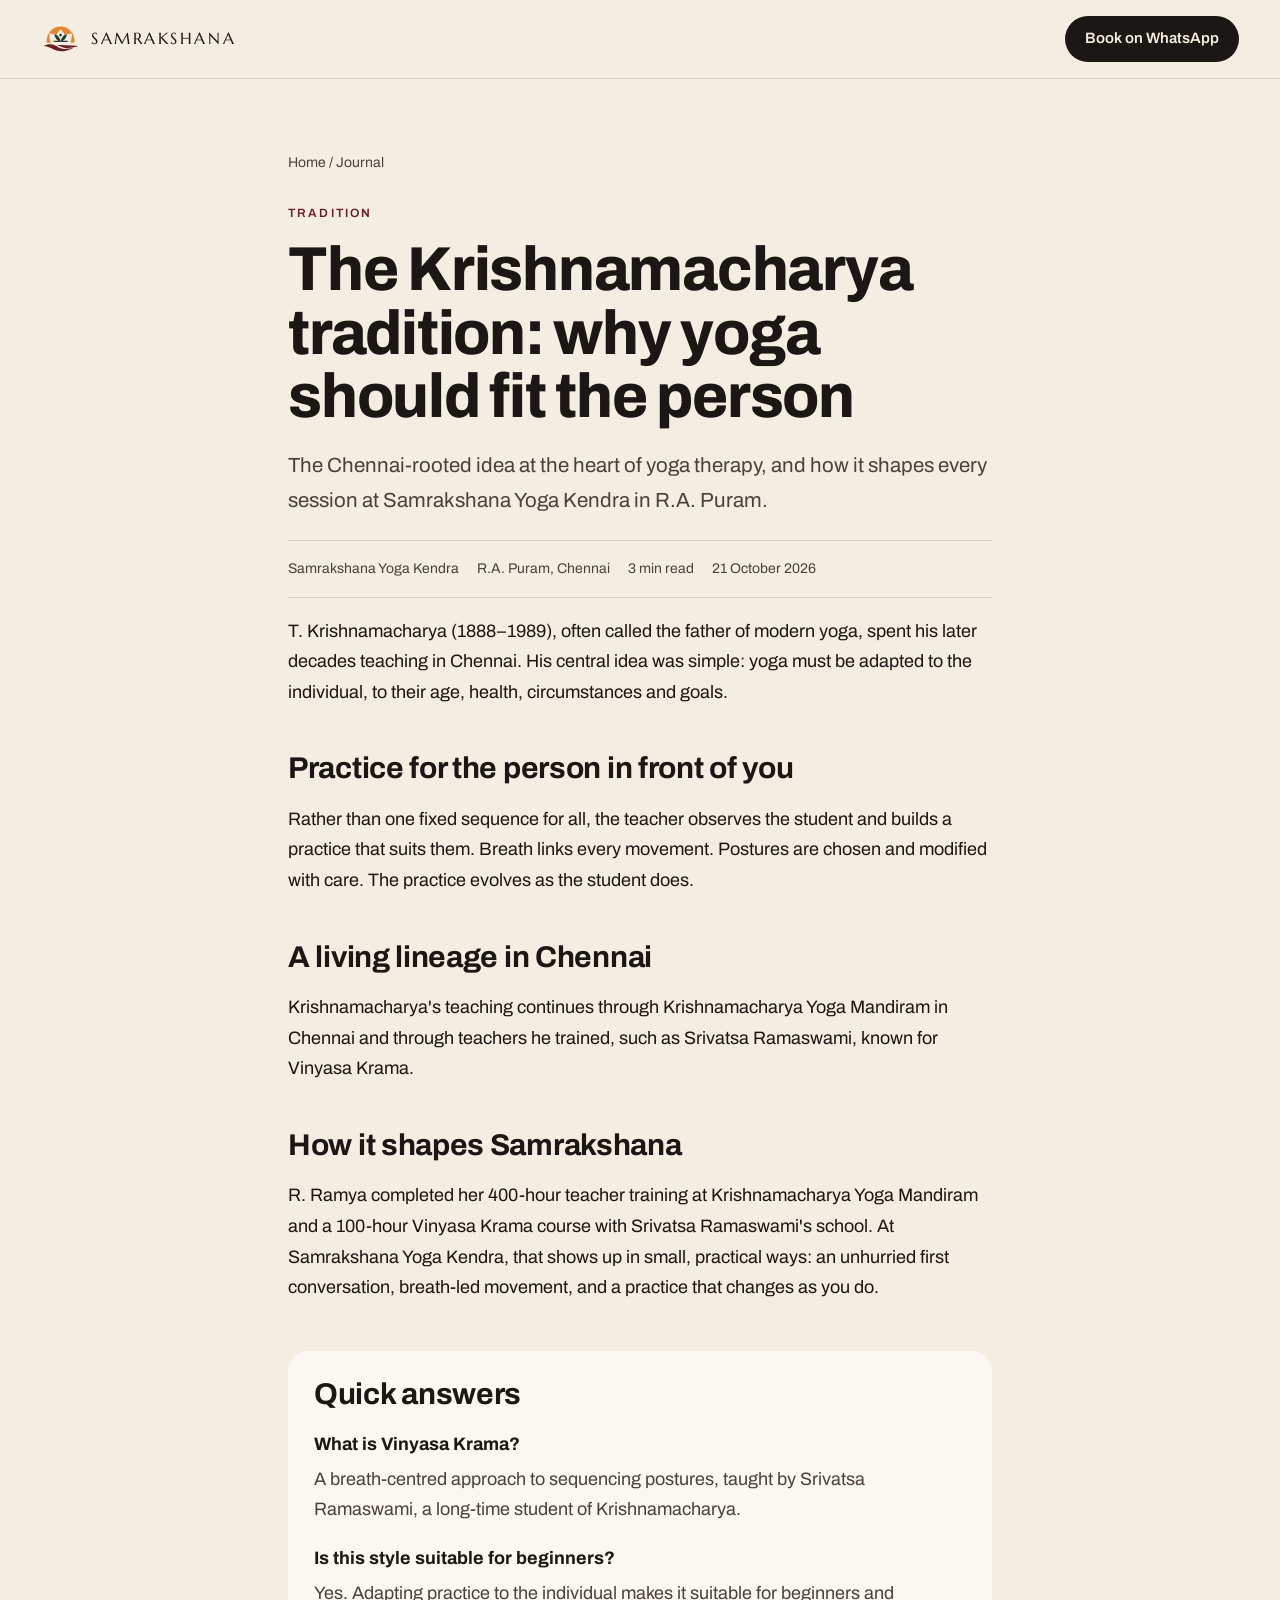
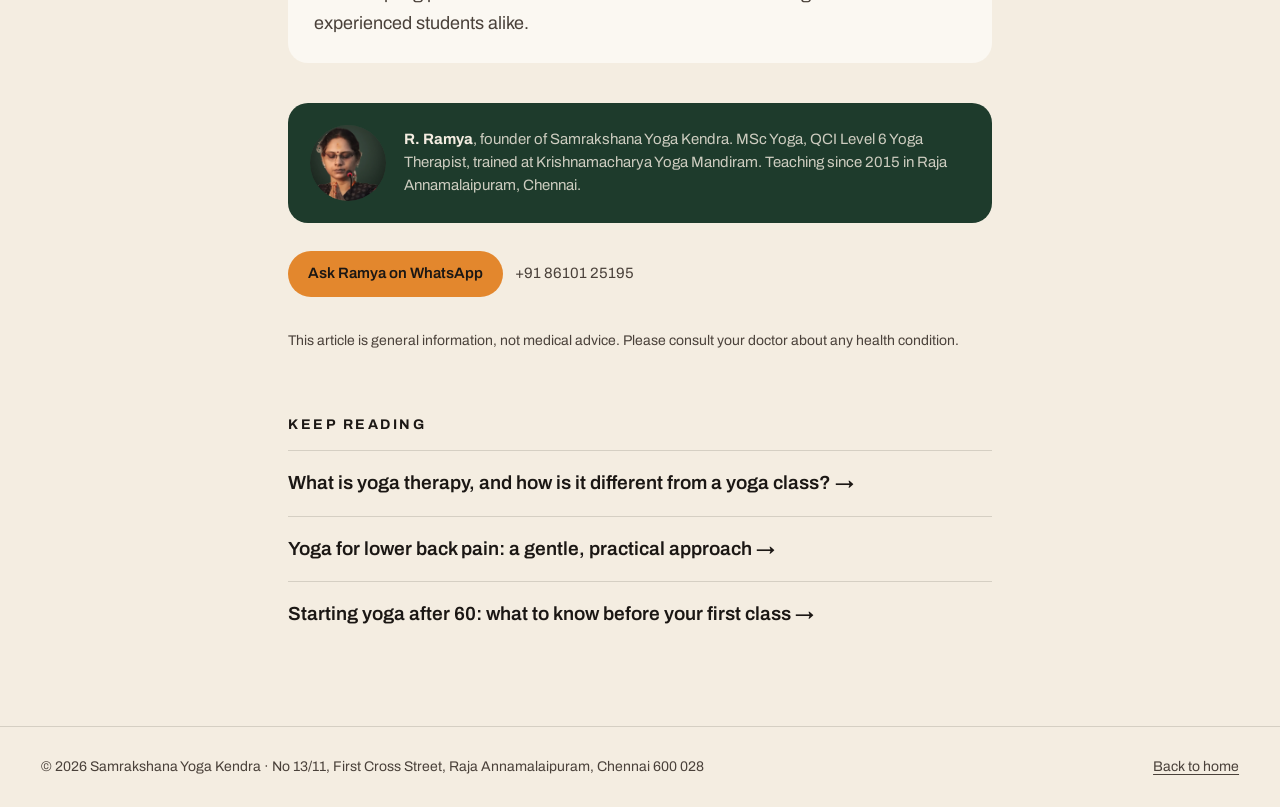
<file: journal/krishnamacharya-tradition.html>
<!doctype html>
<html lang="en-IN"><head><meta charset="utf-8"><meta name="viewport" content="width=device-width,initial-scale=1,viewport-fit=cover">
<title>The Krishnamacharya tradition: why yoga should fit the person · Samrakshana Yoga Kendra</title>
<meta name="description" content="The Chennai-rooted idea at the heart of yoga therapy, and how it shapes every session at Samrakshana Yoga Kendra in R.A. Puram.">
<link rel="preconnect" href="https://fonts.googleapis.com"><link rel="preconnect" href="https://fonts.gstatic.com" crossorigin>
<link rel="stylesheet" href="https://fonts.googleapis.com/css2?family=Archivo:wdth,wght@62..125,400..800&family=Marcellus&display=swap">
<link rel="stylesheet" href="journal.css">
<script type="application/ld+json">{"@context": "https://schema.org", "@graph": [{"@type": "BlogPosting", "headline": "The Krishnamacharya tradition: why yoga should fit the person", "description": "The Chennai-rooted idea at the heart of yoga therapy, and how it shapes every session at Samrakshana Yoga Kendra in R.A. Puram.", "datePublished": "2026-10-21", "dateModified": "2026-10-21", "inLanguage": "en-IN", "author": {"@type": "Organization", "name": "Samrakshana Yoga Kendra"}, "publisher": {"@type": "Organization", "name": "Samrakshana Yoga Kendra", "logo": {"@type": "ImageObject", "url": "../img/logo.svg"}}, "about": "Tradition", "mainEntityOfPage": "krishnamacharya-tradition.html", "mentions": [{"@type": "Person", "name": "R. Ramya", "jobTitle": "Yoga Therapist"}, {"@type": "Place", "name": "Raja Annamalaipuram, Chennai"}]}, {"@type": "BreadcrumbList", "itemListElement": [{"@type": "ListItem", "position": 1, "name": "Home", "item": "../index.html"}, {"@type": "ListItem", "position": 2, "name": "Journal", "item": "../index.html#journal"}, {"@type": "ListItem", "position": 3, "name": "The Krishnamacharya tradition: why yoga should fit the person"}]}, {"@type": "FAQPage", "mainEntity": [{"@type": "Question", "name": "What is Vinyasa Krama?", "acceptedAnswer": {"@type": "Answer", "text": "A breath-centred approach to sequencing postures, taught by Srivatsa Ramaswami, a long-time student of Krishnamacharya."}}, {"@type": "Question", "name": "Is this style suitable for beginners?", "acceptedAnswer": {"@type": "Answer", "text": "Yes. Adapting practice to the individual makes it suitable for beginners and experienced students alike."}}]}]}</script>
</head><body>
<header class="top"><a class="home" href="../index.html"><img src="../img/logo.svg" alt="" width="40" height="28">SAMRAKSHANA</a><a class="pill dark" href="https://wa.me/918610125195?text=Hello%20Samrakshana%20Yoga%20Kendra%2C%20I%20read%20your%20article%20%22The%20Krishnamacharya%20tradition%3A%20why%20yoga%20should%20fit%20the%20person%22%20and%20would%20like%20to%20know%20more." target="_blank" rel="noopener">Book on WhatsApp</a></header>
<main><article>
<nav class="crumb" aria-label="Breadcrumb"><a href="../index.html">Home</a> / <a href="../index.html#journal">Journal</a></nav>
<span class="tag">Tradition</span>
<h1>The Krishnamacharya tradition: why yoga should fit the person</h1>
<p class="lede">The Chennai-rooted idea at the heart of yoga therapy, and how it shapes every session at Samrakshana Yoga Kendra in R.A. Puram.</p>
<div class="meta"><span>Samrakshana Yoga Kendra</span><span>R.A. Puram, Chennai</span><span>3 min read</span><time datetime="2026-10-21">21 October 2026</time></div>

<p>T. Krishnamacharya (1888–1989), often called the father of modern yoga, spent his later decades teaching in Chennai. His central idea was simple: yoga must be adapted to the individual, to their age, health, circumstances and goals.</p>
<h2>Practice for the person in front of you</h2>
<p>Rather than one fixed sequence for all, the teacher observes the student and builds a practice that suits them. Breath links every movement. Postures are chosen and modified with care. The practice evolves as the student does.</p>
<h2>A living lineage in Chennai</h2>
<p>Krishnamacharya's teaching continues through Krishnamacharya Yoga Mandiram in Chennai and through teachers he trained, such as Srivatsa Ramaswami, known for Vinyasa Krama.</p>
<h2>How it shapes Samrakshana</h2>
<p>R. Ramya completed her 400-hour teacher training at Krishnamacharya Yoga Mandiram and a 100-hour Vinyasa Krama course with Srivatsa Ramaswami's school. At Samrakshana Yoga Kendra, that shows up in small, practical ways: an unhurried first conversation, breath-led movement, and a practice that changes as you do.</p>
<section class="faqs"><h2>Quick answers</h2><h3>What is Vinyasa Krama?</h3><p>A breath-centred approach to sequencing postures, taught by Srivatsa Ramaswami, a long-time student of Krishnamacharya.</p><h3>Is this style suitable for beginners?</h3><p>Yes. Adapting practice to the individual makes it suitable for beginners and experienced students alike.</p></section>
<div class="author"><img src="../img/hero-square.webp" alt="R. Ramya" width="76" height="76" loading="lazy"><p><b>R. Ramya</b>, founder of Samrakshana Yoga Kendra. MSc Yoga, QCI Level 6 Yoga Therapist, trained at Krishnamacharya Yoga Mandiram. Teaching since 2015 in Raja Annamalaipuram, Chennai.</p></div>
<div class="cta"><a class="pill" href="https://wa.me/918610125195?text=Hello%20Samrakshana%20Yoga%20Kendra%2C%20I%20read%20your%20article%20%22The%20Krishnamacharya%20tradition%3A%20why%20yoga%20should%20fit%20the%20person%22%20and%20would%20like%20to%20know%20more." target="_blank" rel="noopener">Ask Ramya on WhatsApp</a><span style="font-size:15px;color:var(--ink-2)">+91 86101 25195</span></div>
<p class="note">This article is general information, not medical advice. Please consult your doctor about any health condition.</p>
</article>
<section class="more"><h2>Keep reading</h2><a href="yoga-therapy-chennai.html">What is yoga therapy, and how is it different from a yoga class? →</a><a href="yoga-for-back-pain.html">Yoga for lower back pain: a gentle, practical approach →</a><a href="yoga-for-seniors.html">Starting yoga after 60: what to know before your first class →</a></section></main>
<footer><span>© 2026 Samrakshana Yoga Kendra · No 13/11, First Cross Street, Raja Annamalaipuram, Chennai 600 028</span><a href="../index.html">Back to home</a></footer>
</body></html>
</file>
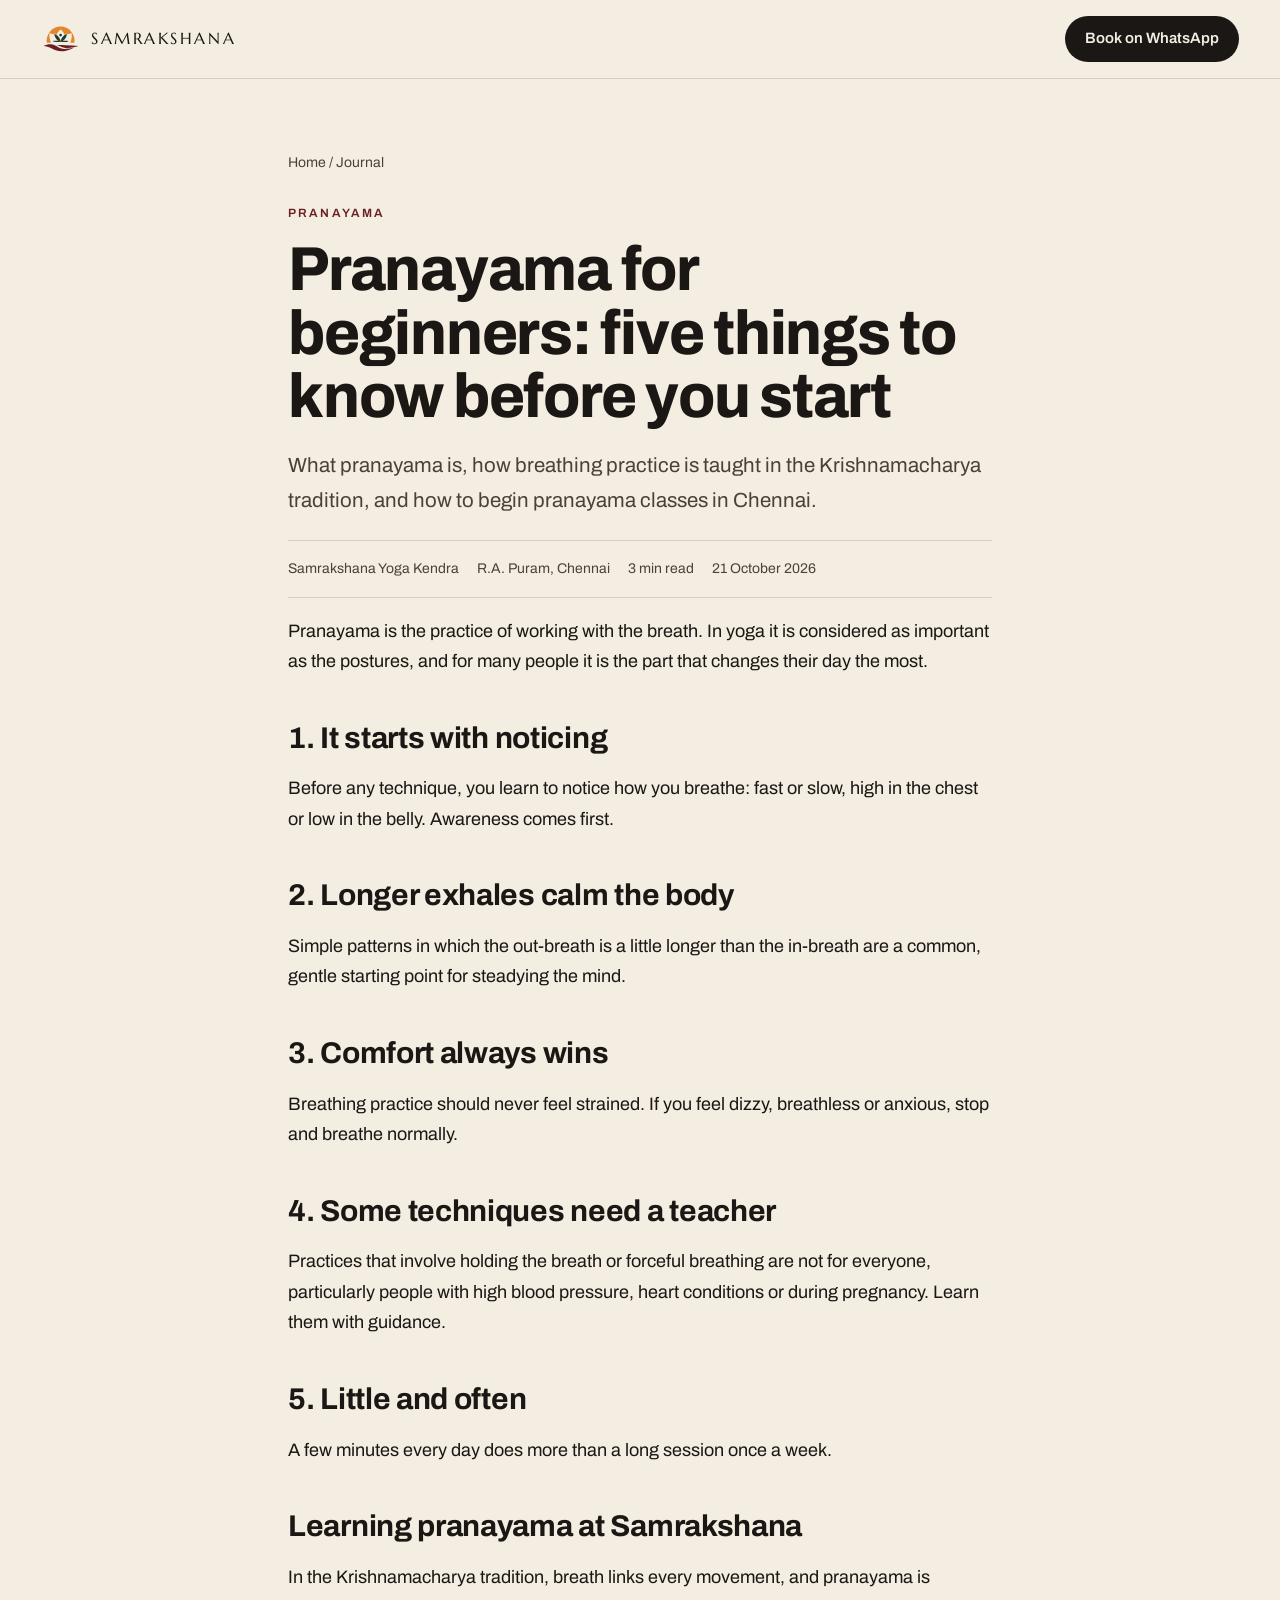
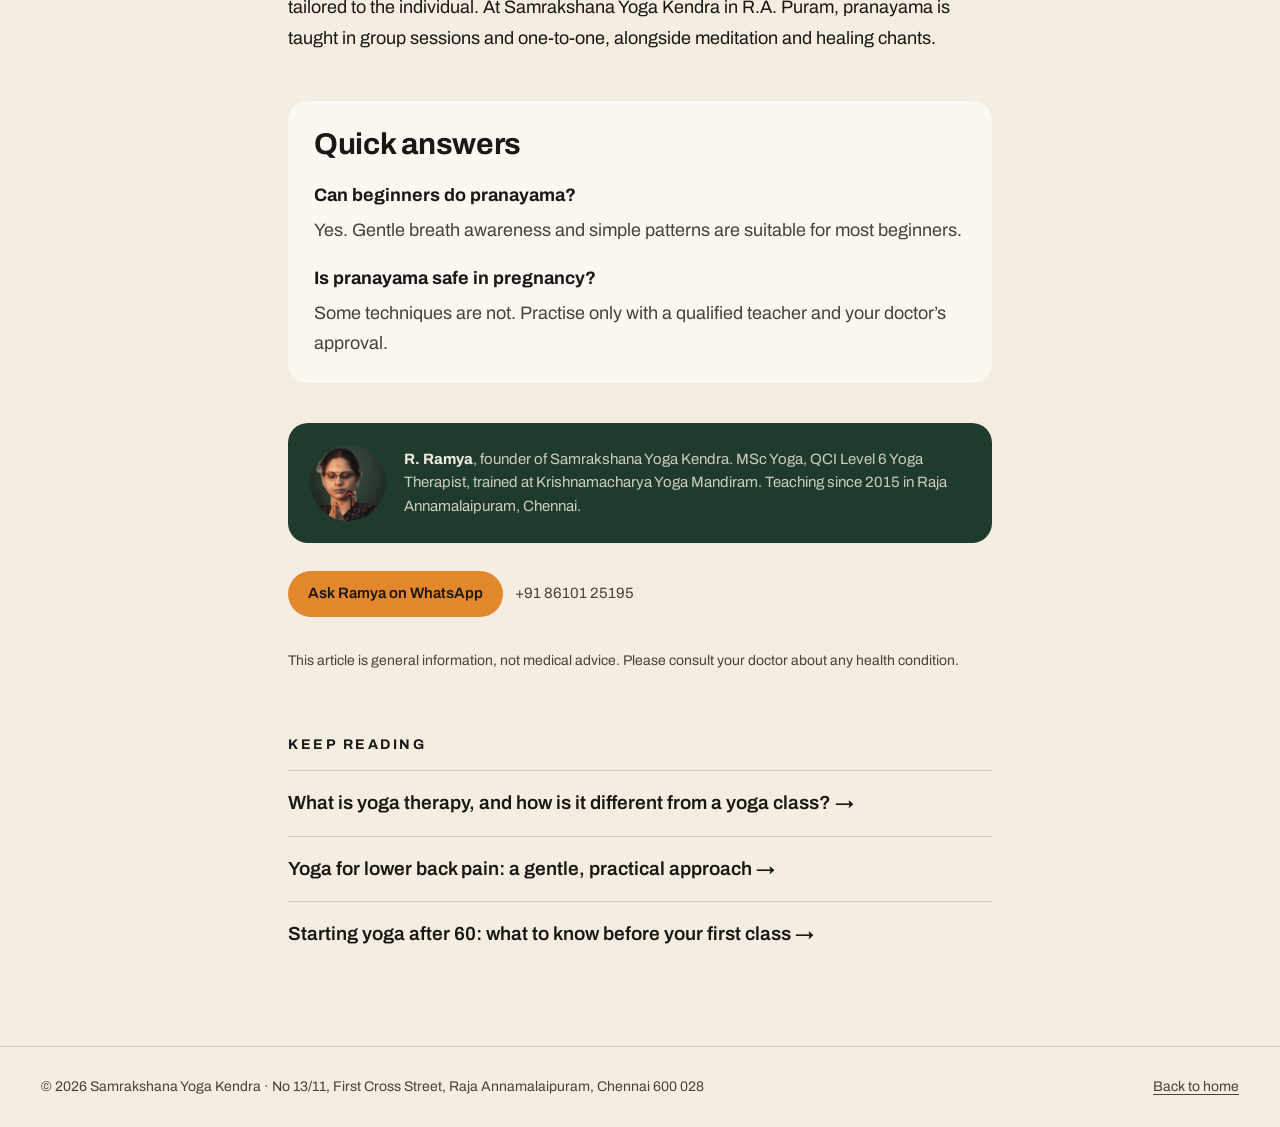
<file: journal/pranayama-for-beginners.html>
<!doctype html>
<html lang="en-IN"><head><meta charset="utf-8"><meta name="viewport" content="width=device-width,initial-scale=1,viewport-fit=cover">
<title>Pranayama for beginners: five things to know before you start · Samrakshana Yoga Kendra</title>
<meta name="description" content="What pranayama is, how breathing practice is taught in the Krishnamacharya tradition, and how to begin pranayama classes in Chennai.">
<link rel="preconnect" href="https://fonts.googleapis.com"><link rel="preconnect" href="https://fonts.gstatic.com" crossorigin>
<link rel="stylesheet" href="https://fonts.googleapis.com/css2?family=Archivo:wdth,wght@62..125,400..800&family=Marcellus&display=swap">
<link rel="stylesheet" href="journal.css">
<script type="application/ld+json">{"@context": "https://schema.org", "@graph": [{"@type": "BlogPosting", "headline": "Pranayama for beginners: five things to know before you start", "description": "What pranayama is, how breathing practice is taught in the Krishnamacharya tradition, and how to begin pranayama classes in Chennai.", "datePublished": "2026-10-21", "dateModified": "2026-10-21", "inLanguage": "en-IN", "author": {"@type": "Organization", "name": "Samrakshana Yoga Kendra"}, "publisher": {"@type": "Organization", "name": "Samrakshana Yoga Kendra", "logo": {"@type": "ImageObject", "url": "../img/logo.svg"}}, "about": "Pranayama", "mainEntityOfPage": "pranayama-for-beginners.html", "mentions": [{"@type": "Person", "name": "R. Ramya", "jobTitle": "Yoga Therapist"}, {"@type": "Place", "name": "Raja Annamalaipuram, Chennai"}]}, {"@type": "BreadcrumbList", "itemListElement": [{"@type": "ListItem", "position": 1, "name": "Home", "item": "../index.html"}, {"@type": "ListItem", "position": 2, "name": "Journal", "item": "../index.html#journal"}, {"@type": "ListItem", "position": 3, "name": "Pranayama for beginners: five things to know before you start"}]}, {"@type": "FAQPage", "mainEntity": [{"@type": "Question", "name": "Can beginners do pranayama?", "acceptedAnswer": {"@type": "Answer", "text": "Yes. Gentle breath awareness and simple patterns are suitable for most beginners."}}, {"@type": "Question", "name": "Is pranayama safe in pregnancy?", "acceptedAnswer": {"@type": "Answer", "text": "Some techniques are not. Practise only with a qualified teacher and your doctor’s approval."}}]}]}</script>
</head><body>
<header class="top"><a class="home" href="../index.html"><img src="../img/logo.svg" alt="" width="40" height="28">SAMRAKSHANA</a><a class="pill dark" href="https://wa.me/918610125195?text=Hello%20Samrakshana%20Yoga%20Kendra%2C%20I%20read%20your%20article%20%22Pranayama%20for%20beginners%3A%20five%20things%20to%20know%20before%20you%20start%22%20and%20would%20like%20to%20know%20more." target="_blank" rel="noopener">Book on WhatsApp</a></header>
<main><article>
<nav class="crumb" aria-label="Breadcrumb"><a href="../index.html">Home</a> / <a href="../index.html#journal">Journal</a></nav>
<span class="tag">Pranayama</span>
<h1>Pranayama for beginners: five things to know before you start</h1>
<p class="lede">What pranayama is, how breathing practice is taught in the Krishnamacharya tradition, and how to begin pranayama classes in Chennai.</p>
<div class="meta"><span>Samrakshana Yoga Kendra</span><span>R.A. Puram, Chennai</span><span>3 min read</span><time datetime="2026-10-21">21 October 2026</time></div>

<p>Pranayama is the practice of working with the breath. In yoga it is considered as important as the postures, and for many people it is the part that changes their day the most.</p>
<h2>1. It starts with noticing</h2><p>Before any technique, you learn to notice how you breathe: fast or slow, high in the chest or low in the belly. Awareness comes first.</p>
<h2>2. Longer exhales calm the body</h2><p>Simple patterns in which the out-breath is a little longer than the in-breath are a common, gentle starting point for steadying the mind.</p>
<h2>3. Comfort always wins</h2><p>Breathing practice should never feel strained. If you feel dizzy, breathless or anxious, stop and breathe normally.</p>
<h2>4. Some techniques need a teacher</h2><p>Practices that involve holding the breath or forceful breathing are not for everyone, particularly people with high blood pressure, heart conditions or during pregnancy. Learn them with guidance.</p>
<h2>5. Little and often</h2><p>A few minutes every day does more than a long session once a week.</p>
<h2>Learning pranayama at Samrakshana</h2>
<p>In the Krishnamacharya tradition, breath links every movement, and pranayama is tailored to the individual. At Samrakshana Yoga Kendra in R.A. Puram, pranayama is taught in group sessions and one-to-one, alongside meditation and healing chants.</p>
<section class="faqs"><h2>Quick answers</h2><h3>Can beginners do pranayama?</h3><p>Yes. Gentle breath awareness and simple patterns are suitable for most beginners.</p><h3>Is pranayama safe in pregnancy?</h3><p>Some techniques are not. Practise only with a qualified teacher and your doctor’s approval.</p></section>
<div class="author"><img src="../img/hero-square.webp" alt="R. Ramya" width="76" height="76" loading="lazy"><p><b>R. Ramya</b>, founder of Samrakshana Yoga Kendra. MSc Yoga, QCI Level 6 Yoga Therapist, trained at Krishnamacharya Yoga Mandiram. Teaching since 2015 in Raja Annamalaipuram, Chennai.</p></div>
<div class="cta"><a class="pill" href="https://wa.me/918610125195?text=Hello%20Samrakshana%20Yoga%20Kendra%2C%20I%20read%20your%20article%20%22Pranayama%20for%20beginners%3A%20five%20things%20to%20know%20before%20you%20start%22%20and%20would%20like%20to%20know%20more." target="_blank" rel="noopener">Ask Ramya on WhatsApp</a><span style="font-size:15px;color:var(--ink-2)">+91 86101 25195</span></div>
<p class="note">This article is general information, not medical advice. Please consult your doctor about any health condition.</p>
</article>
<section class="more"><h2>Keep reading</h2><a href="yoga-therapy-chennai.html">What is yoga therapy, and how is it different from a yoga class? →</a><a href="yoga-for-back-pain.html">Yoga for lower back pain: a gentle, practical approach →</a><a href="yoga-for-seniors.html">Starting yoga after 60: what to know before your first class →</a></section></main>
<footer><span>© 2026 Samrakshana Yoga Kendra · No 13/11, First Cross Street, Raja Annamalaipuram, Chennai 600 028</span><a href="../index.html">Back to home</a></footer>
</body></html>
</file>
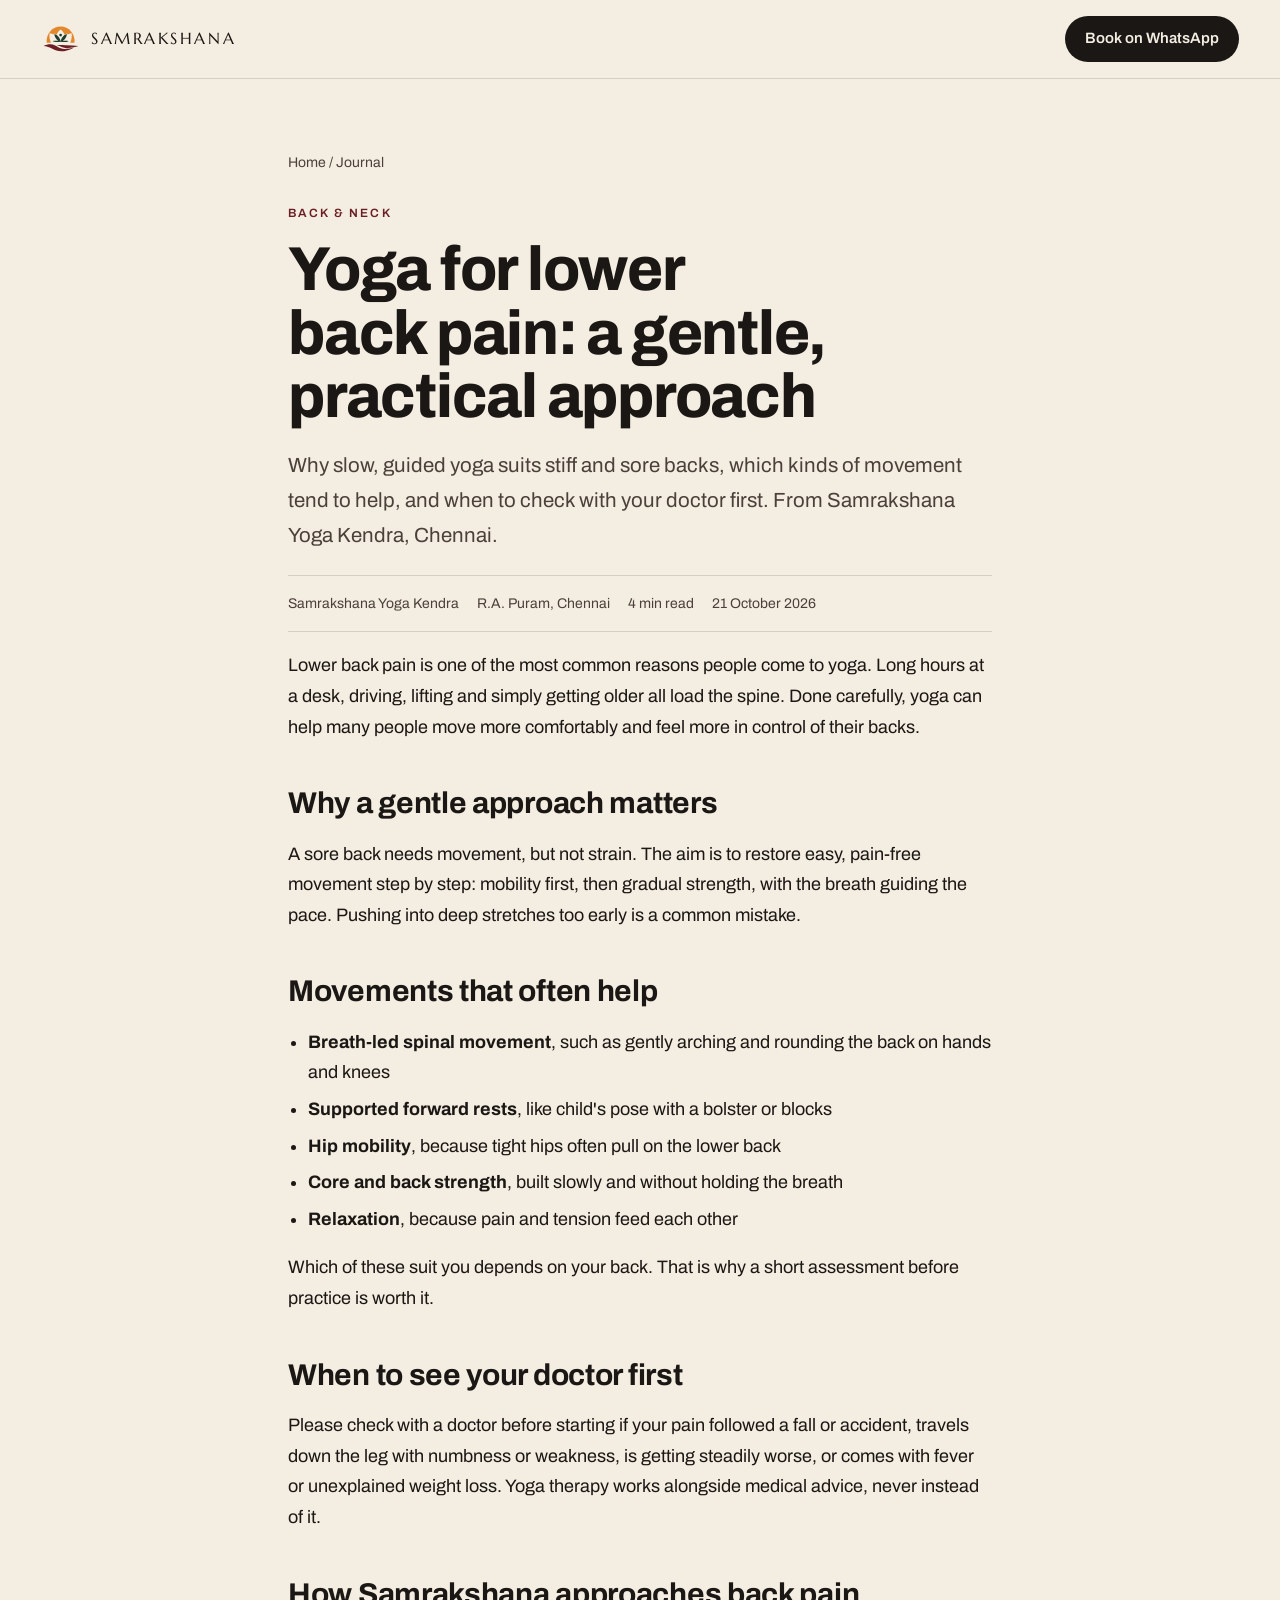
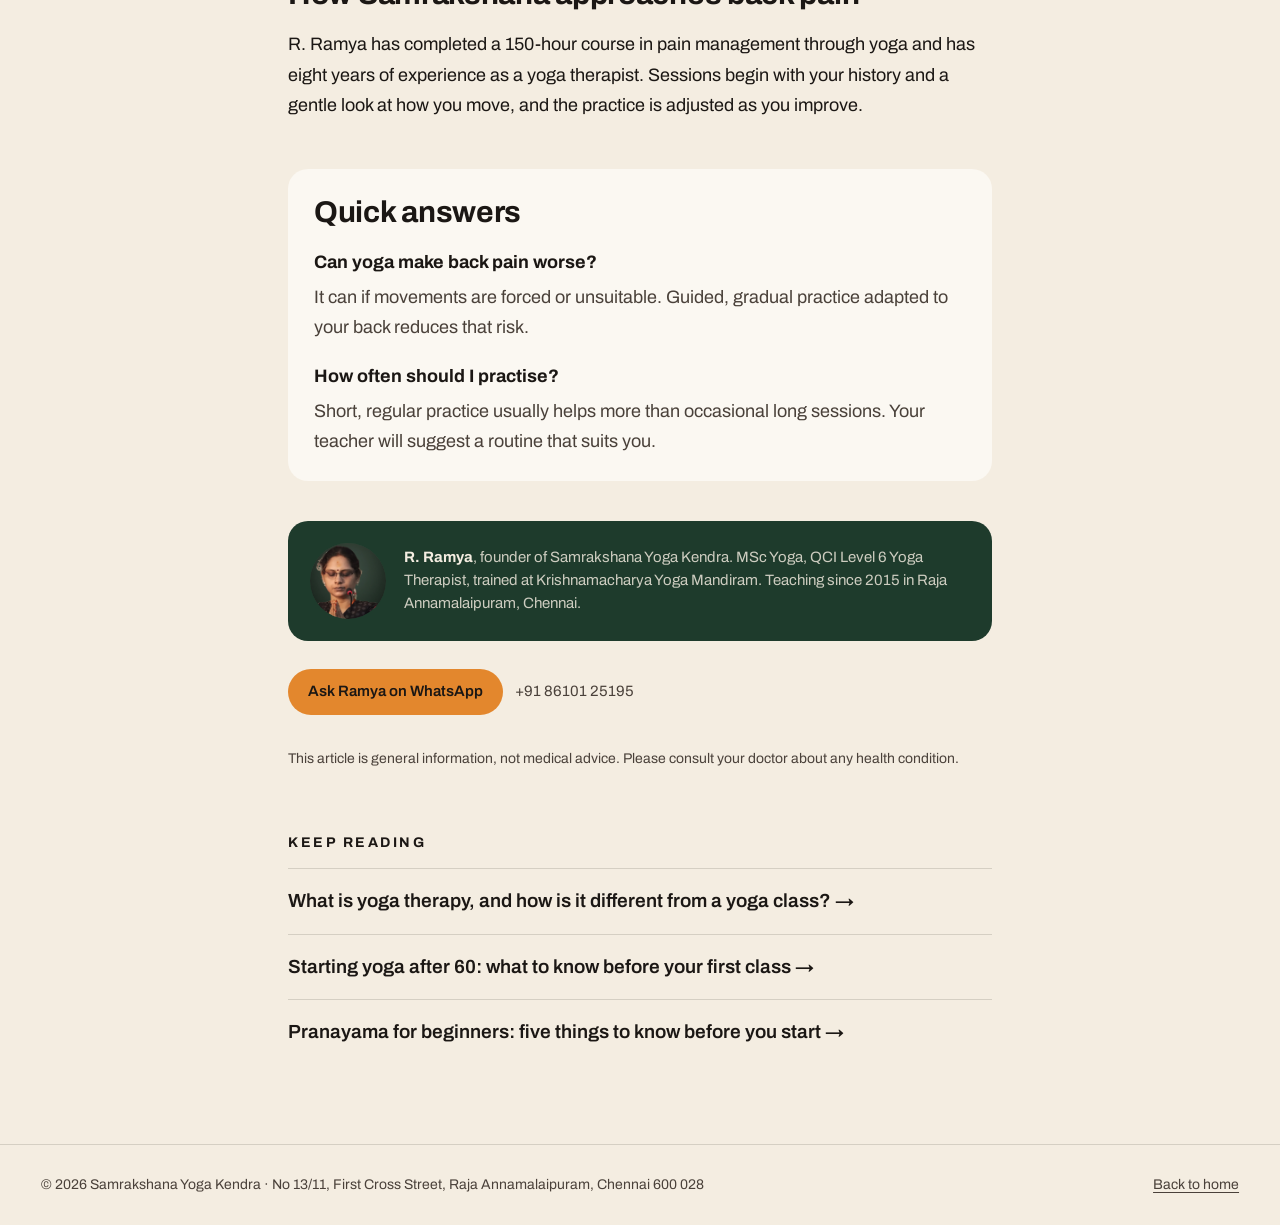
<file: journal/yoga-for-back-pain.html>
<!doctype html>
<html lang="en-IN"><head><meta charset="utf-8"><meta name="viewport" content="width=device-width,initial-scale=1,viewport-fit=cover">
<title>Yoga for lower back pain: a gentle, practical approach · Samrakshana Yoga Kendra</title>
<meta name="description" content="Why slow, guided yoga suits stiff and sore backs, which kinds of movement tend to help, and when to check with your doctor first. From Samrakshana Yoga Kendra, Chennai.">
<link rel="preconnect" href="https://fonts.googleapis.com"><link rel="preconnect" href="https://fonts.gstatic.com" crossorigin>
<link rel="stylesheet" href="https://fonts.googleapis.com/css2?family=Archivo:wdth,wght@62..125,400..800&family=Marcellus&display=swap">
<link rel="stylesheet" href="journal.css">
<script type="application/ld+json">{"@context": "https://schema.org", "@graph": [{"@type": "BlogPosting", "headline": "Yoga for lower back pain: a gentle, practical approach", "description": "Why slow, guided yoga suits stiff and sore backs, which kinds of movement tend to help, and when to check with your doctor first. From Samrakshana Yoga Kendra, Chennai.", "datePublished": "2026-10-21", "dateModified": "2026-10-21", "inLanguage": "en-IN", "author": {"@type": "Organization", "name": "Samrakshana Yoga Kendra"}, "publisher": {"@type": "Organization", "name": "Samrakshana Yoga Kendra", "logo": {"@type": "ImageObject", "url": "../img/logo.svg"}}, "about": "Back & neck", "mainEntityOfPage": "yoga-for-back-pain.html", "mentions": [{"@type": "Person", "name": "R. Ramya", "jobTitle": "Yoga Therapist"}, {"@type": "Place", "name": "Raja Annamalaipuram, Chennai"}]}, {"@type": "BreadcrumbList", "itemListElement": [{"@type": "ListItem", "position": 1, "name": "Home", "item": "../index.html"}, {"@type": "ListItem", "position": 2, "name": "Journal", "item": "../index.html#journal"}, {"@type": "ListItem", "position": 3, "name": "Yoga for lower back pain: a gentle, practical approach"}]}, {"@type": "FAQPage", "mainEntity": [{"@type": "Question", "name": "Can yoga make back pain worse?", "acceptedAnswer": {"@type": "Answer", "text": "It can if movements are forced or unsuitable. Guided, gradual practice adapted to your back reduces that risk."}}, {"@type": "Question", "name": "How often should I practise?", "acceptedAnswer": {"@type": "Answer", "text": "Short, regular practice usually helps more than occasional long sessions. Your teacher will suggest a routine that suits you."}}]}]}</script>
</head><body>
<header class="top"><a class="home" href="../index.html"><img src="../img/logo.svg" alt="" width="40" height="28">SAMRAKSHANA</a><a class="pill dark" href="https://wa.me/918610125195?text=Hello%20Samrakshana%20Yoga%20Kendra%2C%20I%20read%20your%20article%20%22Yoga%20for%20lower%20back%20pain%3A%20a%20gentle%2C%20practical%20approach%22%20and%20would%20like%20to%20know%20more." target="_blank" rel="noopener">Book on WhatsApp</a></header>
<main><article>
<nav class="crumb" aria-label="Breadcrumb"><a href="../index.html">Home</a> / <a href="../index.html#journal">Journal</a></nav>
<span class="tag">Back & neck</span>
<h1>Yoga for lower back pain: a gentle, practical approach</h1>
<p class="lede">Why slow, guided yoga suits stiff and sore backs, which kinds of movement tend to help, and when to check with your doctor first. From Samrakshana Yoga Kendra, Chennai.</p>
<div class="meta"><span>Samrakshana Yoga Kendra</span><span>R.A. Puram, Chennai</span><span>4 min read</span><time datetime="2026-10-21">21 October 2026</time></div>

<p>Lower back pain is one of the most common reasons people come to yoga. Long hours at a desk, driving, lifting and simply getting older all load the spine. Done carefully, yoga can help many people move more comfortably and feel more in control of their backs.</p>
<h2>Why a gentle approach matters</h2>
<p>A sore back needs movement, but not strain. The aim is to restore easy, pain-free movement step by step: mobility first, then gradual strength, with the breath guiding the pace. Pushing into deep stretches too early is a common mistake.</p>
<h2>Movements that often help</h2>
<ul><li><strong>Breath-led spinal movement</strong>, such as gently arching and rounding the back on hands and knees</li><li><strong>Supported forward rests</strong>, like child's pose with a bolster or blocks</li><li><strong>Hip mobility</strong>, because tight hips often pull on the lower back</li><li><strong>Core and back strength</strong>, built slowly and without holding the breath</li><li><strong>Relaxation</strong>, because pain and tension feed each other</li></ul>
<p>Which of these suit you depends on your back. That is why a short assessment before practice is worth it.</p>
<h2>When to see your doctor first</h2>
<p>Please check with a doctor before starting if your pain followed a fall or accident, travels down the leg with numbness or weakness, is getting steadily worse, or comes with fever or unexplained weight loss. Yoga therapy works alongside medical advice, never instead of it.</p>
<h2>How Samrakshana approaches back pain</h2>
<p>R. Ramya has completed a 150-hour course in pain management through yoga and has eight years of experience as a yoga therapist. Sessions begin with your history and a gentle look at how you move, and the practice is adjusted as you improve.</p>
<section class="faqs"><h2>Quick answers</h2><h3>Can yoga make back pain worse?</h3><p>It can if movements are forced or unsuitable. Guided, gradual practice adapted to your back reduces that risk.</p><h3>How often should I practise?</h3><p>Short, regular practice usually helps more than occasional long sessions. Your teacher will suggest a routine that suits you.</p></section>
<div class="author"><img src="../img/hero-square.webp" alt="R. Ramya" width="76" height="76" loading="lazy"><p><b>R. Ramya</b>, founder of Samrakshana Yoga Kendra. MSc Yoga, QCI Level 6 Yoga Therapist, trained at Krishnamacharya Yoga Mandiram. Teaching since 2015 in Raja Annamalaipuram, Chennai.</p></div>
<div class="cta"><a class="pill" href="https://wa.me/918610125195?text=Hello%20Samrakshana%20Yoga%20Kendra%2C%20I%20read%20your%20article%20%22Yoga%20for%20lower%20back%20pain%3A%20a%20gentle%2C%20practical%20approach%22%20and%20would%20like%20to%20know%20more." target="_blank" rel="noopener">Ask Ramya on WhatsApp</a><span style="font-size:15px;color:var(--ink-2)">+91 86101 25195</span></div>
<p class="note">This article is general information, not medical advice. Please consult your doctor about any health condition.</p>
</article>
<section class="more"><h2>Keep reading</h2><a href="yoga-therapy-chennai.html">What is yoga therapy, and how is it different from a yoga class? →</a><a href="yoga-for-seniors.html">Starting yoga after 60: what to know before your first class →</a><a href="pranayama-for-beginners.html">Pranayama for beginners: five things to know before you start →</a></section></main>
<footer><span>© 2026 Samrakshana Yoga Kendra · No 13/11, First Cross Street, Raja Annamalaipuram, Chennai 600 028</span><a href="../index.html">Back to home</a></footer>
</body></html>
</file>
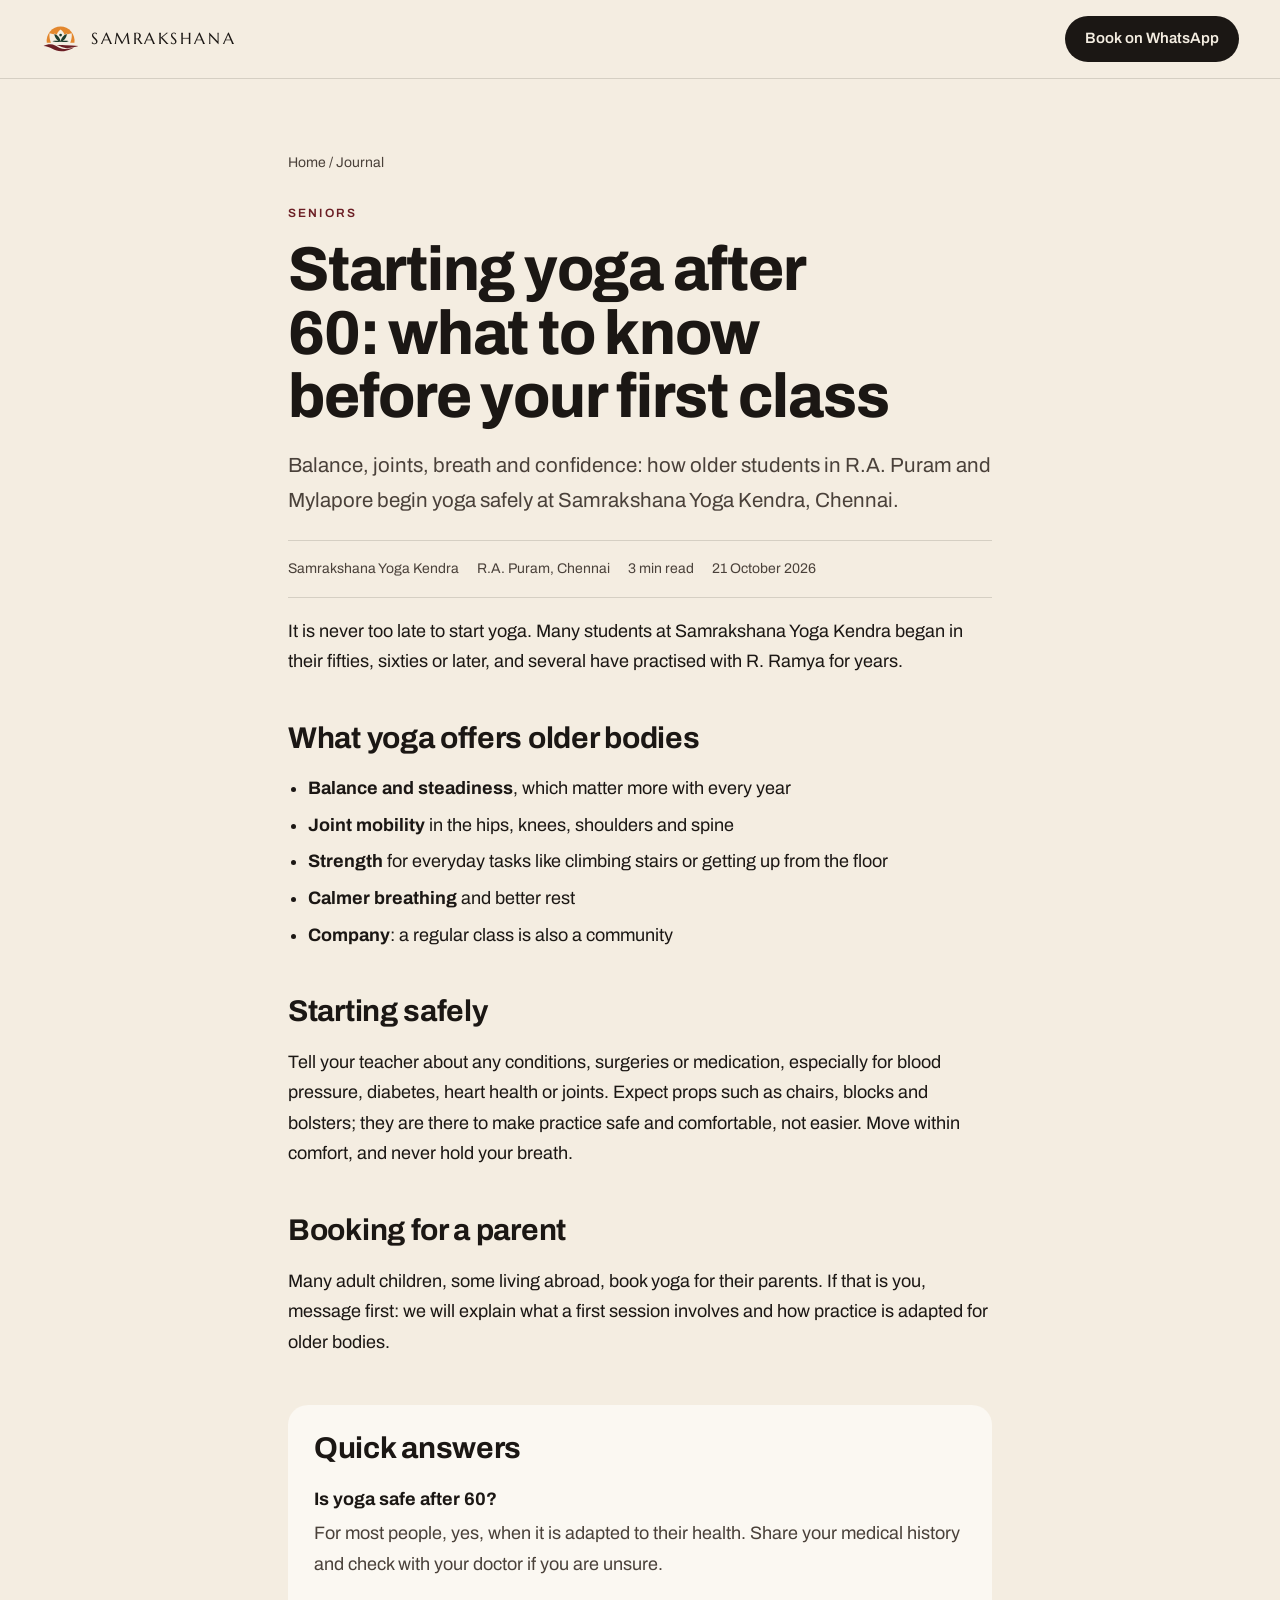
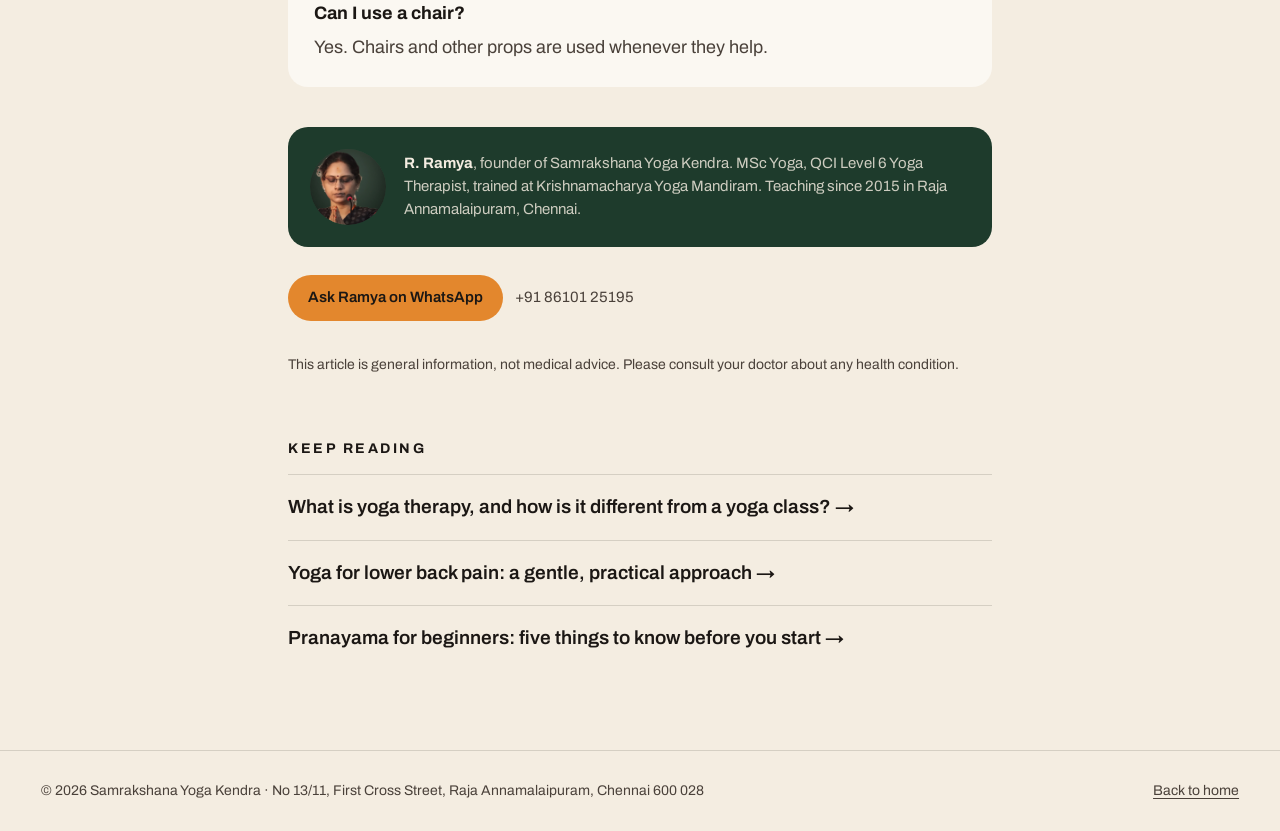
<file: journal/yoga-for-seniors.html>
<!doctype html>
<html lang="en-IN"><head><meta charset="utf-8"><meta name="viewport" content="width=device-width,initial-scale=1,viewport-fit=cover">
<title>Starting yoga after 60: what to know before your first class · Samrakshana Yoga Kendra</title>
<meta name="description" content="Balance, joints, breath and confidence: how older students in R.A. Puram and Mylapore begin yoga safely at Samrakshana Yoga Kendra, Chennai.">
<link rel="preconnect" href="https://fonts.googleapis.com"><link rel="preconnect" href="https://fonts.gstatic.com" crossorigin>
<link rel="stylesheet" href="https://fonts.googleapis.com/css2?family=Archivo:wdth,wght@62..125,400..800&family=Marcellus&display=swap">
<link rel="stylesheet" href="journal.css">
<script type="application/ld+json">{"@context": "https://schema.org", "@graph": [{"@type": "BlogPosting", "headline": "Starting yoga after 60: what to know before your first class", "description": "Balance, joints, breath and confidence: how older students in R.A. Puram and Mylapore begin yoga safely at Samrakshana Yoga Kendra, Chennai.", "datePublished": "2026-10-21", "dateModified": "2026-10-21", "inLanguage": "en-IN", "author": {"@type": "Organization", "name": "Samrakshana Yoga Kendra"}, "publisher": {"@type": "Organization", "name": "Samrakshana Yoga Kendra", "logo": {"@type": "ImageObject", "url": "../img/logo.svg"}}, "about": "Seniors", "mainEntityOfPage": "yoga-for-seniors.html", "mentions": [{"@type": "Person", "name": "R. Ramya", "jobTitle": "Yoga Therapist"}, {"@type": "Place", "name": "Raja Annamalaipuram, Chennai"}]}, {"@type": "BreadcrumbList", "itemListElement": [{"@type": "ListItem", "position": 1, "name": "Home", "item": "../index.html"}, {"@type": "ListItem", "position": 2, "name": "Journal", "item": "../index.html#journal"}, {"@type": "ListItem", "position": 3, "name": "Starting yoga after 60: what to know before your first class"}]}, {"@type": "FAQPage", "mainEntity": [{"@type": "Question", "name": "Is yoga safe after 60?", "acceptedAnswer": {"@type": "Answer", "text": "For most people, yes, when it is adapted to their health. Share your medical history and check with your doctor if you are unsure."}}, {"@type": "Question", "name": "Can I use a chair?", "acceptedAnswer": {"@type": "Answer", "text": "Yes. Chairs and other props are used whenever they help."}}]}]}</script>
</head><body>
<header class="top"><a class="home" href="../index.html"><img src="../img/logo.svg" alt="" width="40" height="28">SAMRAKSHANA</a><a class="pill dark" href="https://wa.me/918610125195?text=Hello%20Samrakshana%20Yoga%20Kendra%2C%20I%20read%20your%20article%20%22Starting%20yoga%20after%2060%3A%20what%20to%20know%20before%20your%20first%20class%22%20and%20would%20like%20to%20know%20more." target="_blank" rel="noopener">Book on WhatsApp</a></header>
<main><article>
<nav class="crumb" aria-label="Breadcrumb"><a href="../index.html">Home</a> / <a href="../index.html#journal">Journal</a></nav>
<span class="tag">Seniors</span>
<h1>Starting yoga after 60: what to know before your first class</h1>
<p class="lede">Balance, joints, breath and confidence: how older students in R.A. Puram and Mylapore begin yoga safely at Samrakshana Yoga Kendra, Chennai.</p>
<div class="meta"><span>Samrakshana Yoga Kendra</span><span>R.A. Puram, Chennai</span><span>3 min read</span><time datetime="2026-10-21">21 October 2026</time></div>

<p>It is never too late to start yoga. Many students at Samrakshana Yoga Kendra began in their fifties, sixties or later, and several have practised with R. Ramya for years.</p>
<h2>What yoga offers older bodies</h2>
<ul><li><strong>Balance and steadiness</strong>, which matter more with every year</li><li><strong>Joint mobility</strong> in the hips, knees, shoulders and spine</li><li><strong>Strength</strong> for everyday tasks like climbing stairs or getting up from the floor</li><li><strong>Calmer breathing</strong> and better rest</li><li><strong>Company</strong>: a regular class is also a community</li></ul>
<h2>Starting safely</h2>
<p>Tell your teacher about any conditions, surgeries or medication, especially for blood pressure, diabetes, heart health or joints. Expect props such as chairs, blocks and bolsters; they are there to make practice safe and comfortable, not easier. Move within comfort, and never hold your breath.</p>
<h2>Booking for a parent</h2>
<p>Many adult children, some living abroad, book yoga for their parents. If that is you, message first: we will explain what a first session involves and how practice is adapted for older bodies.</p>
<section class="faqs"><h2>Quick answers</h2><h3>Is yoga safe after 60?</h3><p>For most people, yes, when it is adapted to their health. Share your medical history and check with your doctor if you are unsure.</p><h3>Can I use a chair?</h3><p>Yes. Chairs and other props are used whenever they help.</p></section>
<div class="author"><img src="../img/hero-square.webp" alt="R. Ramya" width="76" height="76" loading="lazy"><p><b>R. Ramya</b>, founder of Samrakshana Yoga Kendra. MSc Yoga, QCI Level 6 Yoga Therapist, trained at Krishnamacharya Yoga Mandiram. Teaching since 2015 in Raja Annamalaipuram, Chennai.</p></div>
<div class="cta"><a class="pill" href="https://wa.me/918610125195?text=Hello%20Samrakshana%20Yoga%20Kendra%2C%20I%20read%20your%20article%20%22Starting%20yoga%20after%2060%3A%20what%20to%20know%20before%20your%20first%20class%22%20and%20would%20like%20to%20know%20more." target="_blank" rel="noopener">Ask Ramya on WhatsApp</a><span style="font-size:15px;color:var(--ink-2)">+91 86101 25195</span></div>
<p class="note">This article is general information, not medical advice. Please consult your doctor about any health condition.</p>
</article>
<section class="more"><h2>Keep reading</h2><a href="yoga-therapy-chennai.html">What is yoga therapy, and how is it different from a yoga class? →</a><a href="yoga-for-back-pain.html">Yoga for lower back pain: a gentle, practical approach →</a><a href="pranayama-for-beginners.html">Pranayama for beginners: five things to know before you start →</a></section></main>
<footer><span>© 2026 Samrakshana Yoga Kendra · No 13/11, First Cross Street, Raja Annamalaipuram, Chennai 600 028</span><a href="../index.html">Back to home</a></footer>
</body></html>
</file>
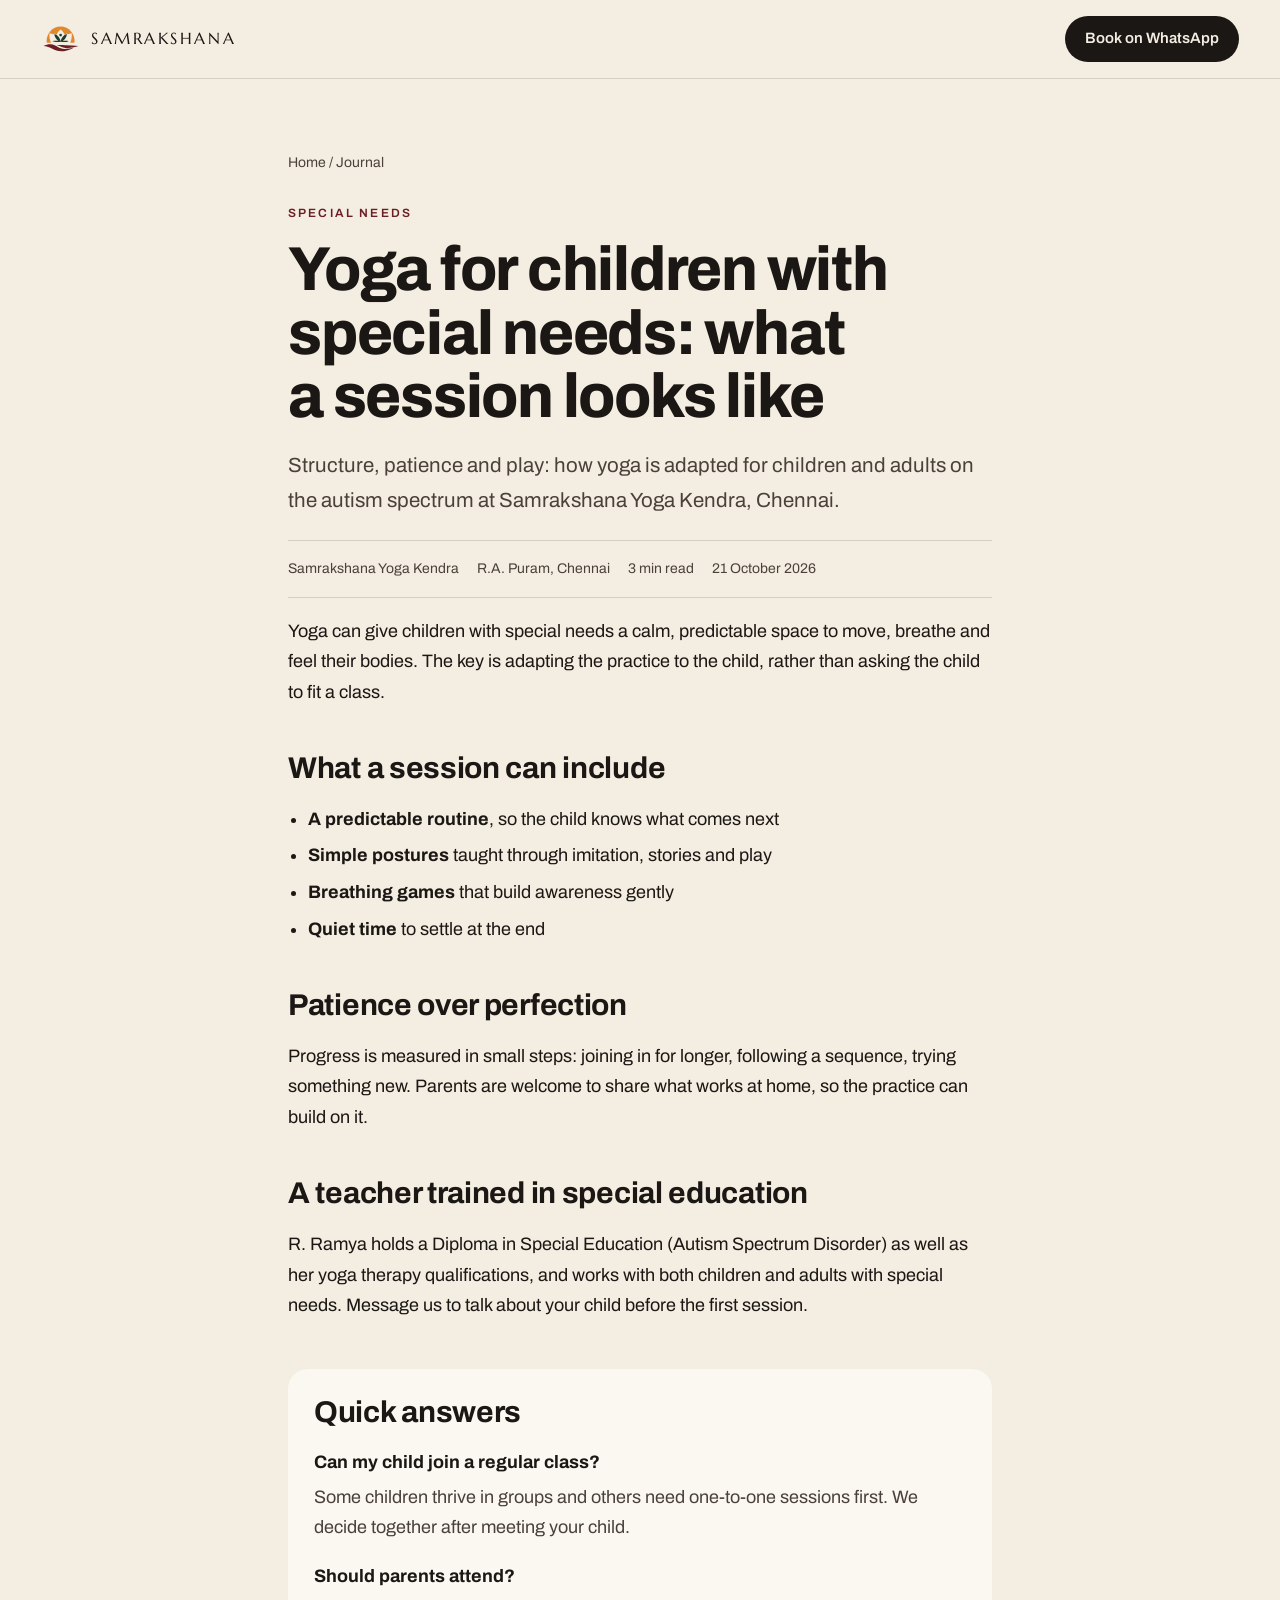
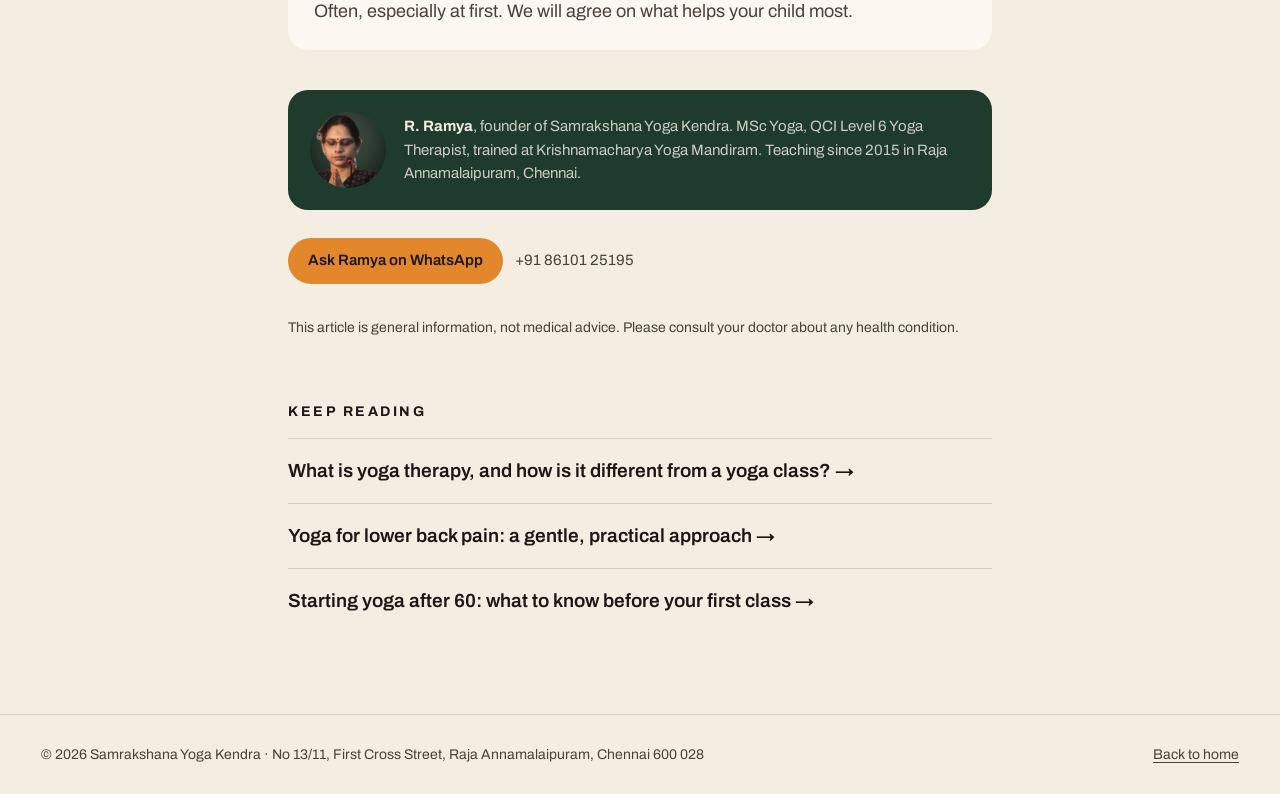
<file: journal/yoga-for-special-needs-children.html>
<!doctype html>
<html lang="en-IN"><head><meta charset="utf-8"><meta name="viewport" content="width=device-width,initial-scale=1,viewport-fit=cover">
<title>Yoga for children with special needs: what a session looks like · Samrakshana Yoga Kendra</title>
<meta name="description" content="Structure, patience and play: how yoga is adapted for children and adults on the autism spectrum at Samrakshana Yoga Kendra, Chennai.">
<link rel="preconnect" href="https://fonts.googleapis.com"><link rel="preconnect" href="https://fonts.gstatic.com" crossorigin>
<link rel="stylesheet" href="https://fonts.googleapis.com/css2?family=Archivo:wdth,wght@62..125,400..800&family=Marcellus&display=swap">
<link rel="stylesheet" href="journal.css">
<script type="application/ld+json">{"@context": "https://schema.org", "@graph": [{"@type": "BlogPosting", "headline": "Yoga for children with special needs: what a session looks like", "description": "Structure, patience and play: how yoga is adapted for children and adults on the autism spectrum at Samrakshana Yoga Kendra, Chennai.", "datePublished": "2026-10-21", "dateModified": "2026-10-21", "inLanguage": "en-IN", "author": {"@type": "Organization", "name": "Samrakshana Yoga Kendra"}, "publisher": {"@type": "Organization", "name": "Samrakshana Yoga Kendra", "logo": {"@type": "ImageObject", "url": "../img/logo.svg"}}, "about": "Special needs", "mainEntityOfPage": "yoga-for-special-needs-children.html", "mentions": [{"@type": "Person", "name": "R. Ramya", "jobTitle": "Yoga Therapist"}, {"@type": "Place", "name": "Raja Annamalaipuram, Chennai"}]}, {"@type": "BreadcrumbList", "itemListElement": [{"@type": "ListItem", "position": 1, "name": "Home", "item": "../index.html"}, {"@type": "ListItem", "position": 2, "name": "Journal", "item": "../index.html#journal"}, {"@type": "ListItem", "position": 3, "name": "Yoga for children with special needs: what a session looks like"}]}, {"@type": "FAQPage", "mainEntity": [{"@type": "Question", "name": "Can my child join a regular class?", "acceptedAnswer": {"@type": "Answer", "text": "Some children thrive in groups and others need one-to-one sessions first. We decide together after meeting your child."}}, {"@type": "Question", "name": "Should parents attend?", "acceptedAnswer": {"@type": "Answer", "text": "Often, especially at first. We will agree on what helps your child most."}}]}]}</script>
</head><body>
<header class="top"><a class="home" href="../index.html"><img src="../img/logo.svg" alt="" width="40" height="28">SAMRAKSHANA</a><a class="pill dark" href="https://wa.me/918610125195?text=Hello%20Samrakshana%20Yoga%20Kendra%2C%20I%20read%20your%20article%20%22Yoga%20for%20children%20with%20special%20needs%3A%20what%20a%20session%20looks%20like%22%20and%20would%20like%20to%20know%20more." target="_blank" rel="noopener">Book on WhatsApp</a></header>
<main><article>
<nav class="crumb" aria-label="Breadcrumb"><a href="../index.html">Home</a> / <a href="../index.html#journal">Journal</a></nav>
<span class="tag">Special needs</span>
<h1>Yoga for children with special needs: what a session looks like</h1>
<p class="lede">Structure, patience and play: how yoga is adapted for children and adults on the autism spectrum at Samrakshana Yoga Kendra, Chennai.</p>
<div class="meta"><span>Samrakshana Yoga Kendra</span><span>R.A. Puram, Chennai</span><span>3 min read</span><time datetime="2026-10-21">21 October 2026</time></div>

<p>Yoga can give children with special needs a calm, predictable space to move, breathe and feel their bodies. The key is adapting the practice to the child, rather than asking the child to fit a class.</p>
<h2>What a session can include</h2>
<ul><li><strong>A predictable routine</strong>, so the child knows what comes next</li><li><strong>Simple postures</strong> taught through imitation, stories and play</li><li><strong>Breathing games</strong> that build awareness gently</li><li><strong>Quiet time</strong> to settle at the end</li></ul>
<h2>Patience over perfection</h2>
<p>Progress is measured in small steps: joining in for longer, following a sequence, trying something new. Parents are welcome to share what works at home, so the practice can build on it.</p>
<h2>A teacher trained in special education</h2>
<p>R. Ramya holds a Diploma in Special Education (Autism Spectrum Disorder) as well as her yoga therapy qualifications, and works with both children and adults with special needs. Message us to talk about your child before the first session.</p>
<section class="faqs"><h2>Quick answers</h2><h3>Can my child join a regular class?</h3><p>Some children thrive in groups and others need one-to-one sessions first. We decide together after meeting your child.</p><h3>Should parents attend?</h3><p>Often, especially at first. We will agree on what helps your child most.</p></section>
<div class="author"><img src="../img/hero-square.webp" alt="R. Ramya" width="76" height="76" loading="lazy"><p><b>R. Ramya</b>, founder of Samrakshana Yoga Kendra. MSc Yoga, QCI Level 6 Yoga Therapist, trained at Krishnamacharya Yoga Mandiram. Teaching since 2015 in Raja Annamalaipuram, Chennai.</p></div>
<div class="cta"><a class="pill" href="https://wa.me/918610125195?text=Hello%20Samrakshana%20Yoga%20Kendra%2C%20I%20read%20your%20article%20%22Yoga%20for%20children%20with%20special%20needs%3A%20what%20a%20session%20looks%20like%22%20and%20would%20like%20to%20know%20more." target="_blank" rel="noopener">Ask Ramya on WhatsApp</a><span style="font-size:15px;color:var(--ink-2)">+91 86101 25195</span></div>
<p class="note">This article is general information, not medical advice. Please consult your doctor about any health condition.</p>
</article>
<section class="more"><h2>Keep reading</h2><a href="yoga-therapy-chennai.html">What is yoga therapy, and how is it different from a yoga class? →</a><a href="yoga-for-back-pain.html">Yoga for lower back pain: a gentle, practical approach →</a><a href="yoga-for-seniors.html">Starting yoga after 60: what to know before your first class →</a></section></main>
<footer><span>© 2026 Samrakshana Yoga Kendra · No 13/11, First Cross Street, Raja Annamalaipuram, Chennai 600 028</span><a href="../index.html">Back to home</a></footer>
</body></html>
</file>
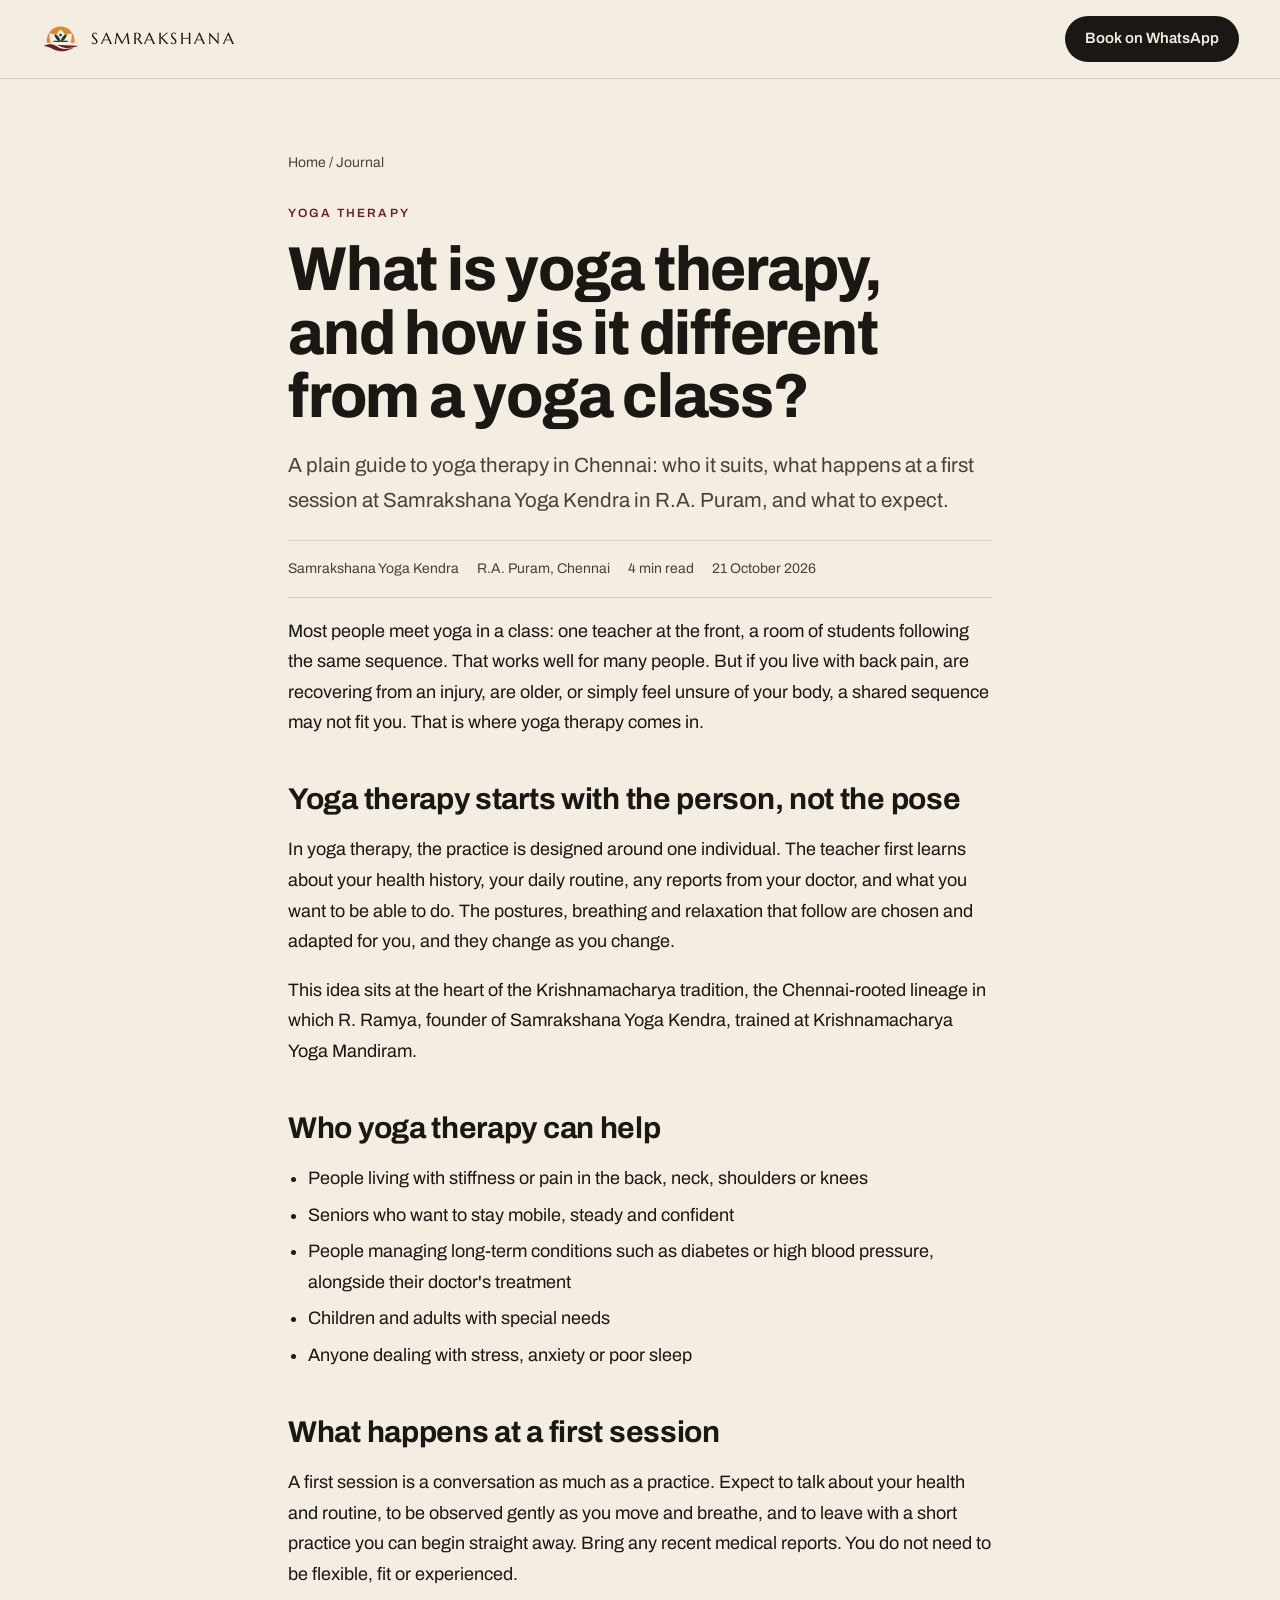
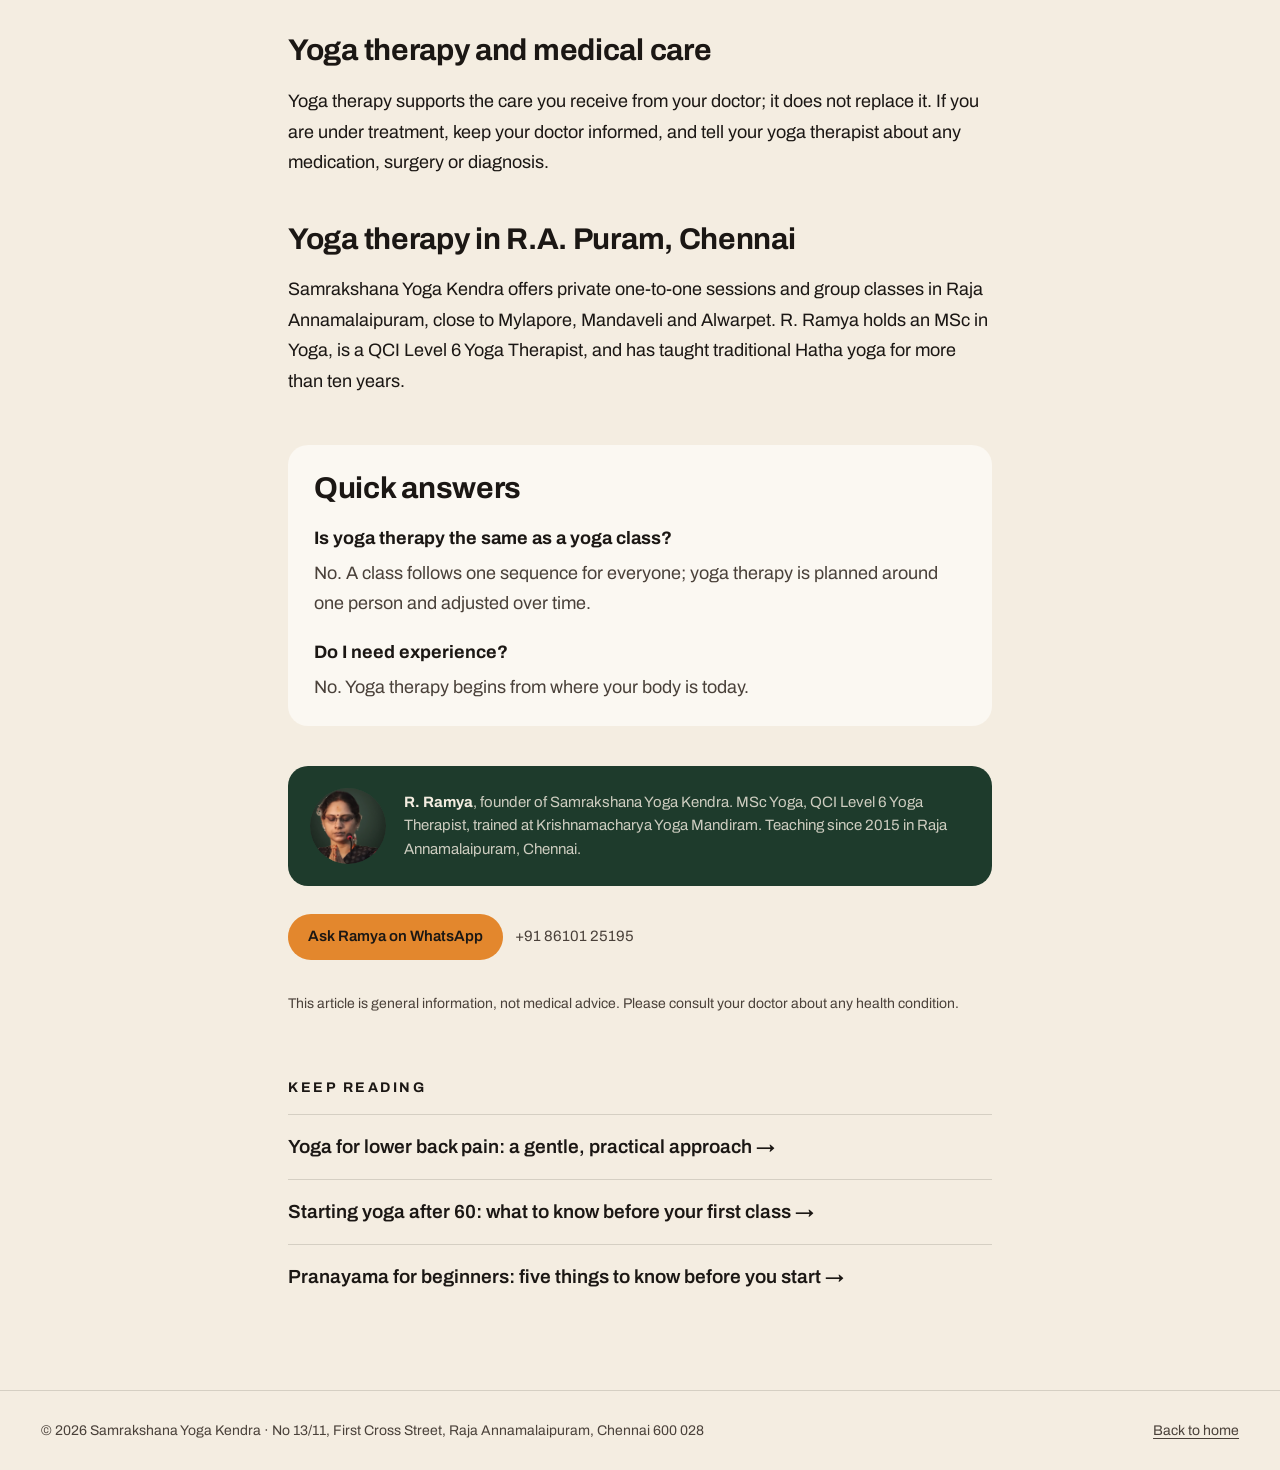
<file: journal/yoga-therapy-chennai.html>
<!doctype html>
<html lang="en-IN"><head><meta charset="utf-8"><meta name="viewport" content="width=device-width,initial-scale=1,viewport-fit=cover">
<title>What is yoga therapy, and how is it different from a yoga class? · Samrakshana Yoga Kendra</title>
<meta name="description" content="A plain guide to yoga therapy in Chennai: who it suits, what happens at a first session at Samrakshana Yoga Kendra in R.A. Puram, and what to expect.">
<link rel="preconnect" href="https://fonts.googleapis.com"><link rel="preconnect" href="https://fonts.gstatic.com" crossorigin>
<link rel="stylesheet" href="https://fonts.googleapis.com/css2?family=Archivo:wdth,wght@62..125,400..800&family=Marcellus&display=swap">
<link rel="stylesheet" href="journal.css">
<script type="application/ld+json">{"@context": "https://schema.org", "@graph": [{"@type": "BlogPosting", "headline": "What is yoga therapy, and how is it different from a yoga class?", "description": "A plain guide to yoga therapy in Chennai: who it suits, what happens at a first session at Samrakshana Yoga Kendra in R.A. Puram, and what to expect.", "datePublished": "2026-10-21", "dateModified": "2026-10-21", "inLanguage": "en-IN", "author": {"@type": "Organization", "name": "Samrakshana Yoga Kendra"}, "publisher": {"@type": "Organization", "name": "Samrakshana Yoga Kendra", "logo": {"@type": "ImageObject", "url": "../img/logo.svg"}}, "about": "Yoga therapy", "mainEntityOfPage": "yoga-therapy-chennai.html", "mentions": [{"@type": "Person", "name": "R. Ramya", "jobTitle": "Yoga Therapist"}, {"@type": "Place", "name": "Raja Annamalaipuram, Chennai"}]}, {"@type": "BreadcrumbList", "itemListElement": [{"@type": "ListItem", "position": 1, "name": "Home", "item": "../index.html"}, {"@type": "ListItem", "position": 2, "name": "Journal", "item": "../index.html#journal"}, {"@type": "ListItem", "position": 3, "name": "What is yoga therapy, and how is it different from a yoga class?"}]}, {"@type": "FAQPage", "mainEntity": [{"@type": "Question", "name": "Is yoga therapy the same as a yoga class?", "acceptedAnswer": {"@type": "Answer", "text": "No. A class follows one sequence for everyone; yoga therapy is planned around one person and adjusted over time."}}, {"@type": "Question", "name": "Do I need experience?", "acceptedAnswer": {"@type": "Answer", "text": "No. Yoga therapy begins from where your body is today."}}]}]}</script>
</head><body>
<header class="top"><a class="home" href="../index.html"><img src="../img/logo.svg" alt="" width="40" height="28">SAMRAKSHANA</a><a class="pill dark" href="https://wa.me/918610125195?text=Hello%20Samrakshana%20Yoga%20Kendra%2C%20I%20read%20your%20article%20%22What%20is%20yoga%20therapy%2C%20and%20how%20is%20it%20different%20from%20a%20yoga%20class%3F%22%20and%20would%20like%20to%20know%20more." target="_blank" rel="noopener">Book on WhatsApp</a></header>
<main><article>
<nav class="crumb" aria-label="Breadcrumb"><a href="../index.html">Home</a> / <a href="../index.html#journal">Journal</a></nav>
<span class="tag">Yoga therapy</span>
<h1>What is yoga therapy, and how is it different from a yoga class?</h1>
<p class="lede">A plain guide to yoga therapy in Chennai: who it suits, what happens at a first session at Samrakshana Yoga Kendra in R.A. Puram, and what to expect.</p>
<div class="meta"><span>Samrakshana Yoga Kendra</span><span>R.A. Puram, Chennai</span><span>4 min read</span><time datetime="2026-10-21">21 October 2026</time></div>

<p>Most people meet yoga in a class: one teacher at the front, a room of students following the same sequence. That works well for many people. But if you live with back pain, are recovering from an injury, are older, or simply feel unsure of your body, a shared sequence may not fit you. That is where yoga therapy comes in.</p>
<h2>Yoga therapy starts with the person, not the pose</h2>
<p>In yoga therapy, the practice is designed around one individual. The teacher first learns about your health history, your daily routine, any reports from your doctor, and what you want to be able to do. The postures, breathing and relaxation that follow are chosen and adapted for you, and they change as you change.</p>
<p>This idea sits at the heart of the Krishnamacharya tradition, the Chennai-rooted lineage in which R. Ramya, founder of Samrakshana Yoga Kendra, trained at Krishnamacharya Yoga Mandiram.</p>
<h2>Who yoga therapy can help</h2>
<ul><li>People living with stiffness or pain in the back, neck, shoulders or knees</li><li>Seniors who want to stay mobile, steady and confident</li><li>People managing long-term conditions such as diabetes or high blood pressure, alongside their doctor's treatment</li><li>Children and adults with special needs</li><li>Anyone dealing with stress, anxiety or poor sleep</li></ul>
<h2>What happens at a first session</h2>
<p>A first session is a conversation as much as a practice. Expect to talk about your health and routine, to be observed gently as you move and breathe, and to leave with a short practice you can begin straight away. Bring any recent medical reports. You do not need to be flexible, fit or experienced.</p>
<h2>Yoga therapy and medical care</h2>
<p>Yoga therapy supports the care you receive from your doctor; it does not replace it. If you are under treatment, keep your doctor informed, and tell your yoga therapist about any medication, surgery or diagnosis.</p>
<h2>Yoga therapy in R.A. Puram, Chennai</h2>
<p>Samrakshana Yoga Kendra offers private one-to-one sessions and group classes in Raja Annamalaipuram, close to Mylapore, Mandaveli and Alwarpet. R. Ramya holds an MSc in Yoga, is a QCI Level 6 Yoga Therapist, and has taught traditional Hatha yoga for more than ten years.</p>
<section class="faqs"><h2>Quick answers</h2><h3>Is yoga therapy the same as a yoga class?</h3><p>No. A class follows one sequence for everyone; yoga therapy is planned around one person and adjusted over time.</p><h3>Do I need experience?</h3><p>No. Yoga therapy begins from where your body is today.</p></section>
<div class="author"><img src="../img/hero-square.webp" alt="R. Ramya" width="76" height="76" loading="lazy"><p><b>R. Ramya</b>, founder of Samrakshana Yoga Kendra. MSc Yoga, QCI Level 6 Yoga Therapist, trained at Krishnamacharya Yoga Mandiram. Teaching since 2015 in Raja Annamalaipuram, Chennai.</p></div>
<div class="cta"><a class="pill" href="https://wa.me/918610125195?text=Hello%20Samrakshana%20Yoga%20Kendra%2C%20I%20read%20your%20article%20%22What%20is%20yoga%20therapy%2C%20and%20how%20is%20it%20different%20from%20a%20yoga%20class%3F%22%20and%20would%20like%20to%20know%20more." target="_blank" rel="noopener">Ask Ramya on WhatsApp</a><span style="font-size:15px;color:var(--ink-2)">+91 86101 25195</span></div>
<p class="note">This article is general information, not medical advice. Please consult your doctor about any health condition.</p>
</article>
<section class="more"><h2>Keep reading</h2><a href="yoga-for-back-pain.html">Yoga for lower back pain: a gentle, practical approach →</a><a href="yoga-for-seniors.html">Starting yoga after 60: what to know before your first class →</a><a href="pranayama-for-beginners.html">Pranayama for beginners: five things to know before you start →</a></section></main>
<footer><span>© 2026 Samrakshana Yoga Kendra · No 13/11, First Cross Street, Raja Annamalaipuram, Chennai 600 028</span><a href="../index.html">Back to home</a></footer>
</body></html>
</file>
<file: journal/journal.css>
:root{--cream:#F4EDE1;--paper:#FBF8F2;--ink:#1B1714;--ink-2:#4A413A;--saffron:#E3872D;--forest:#1E3B2C;--maroon:#6B1E24;--line:rgba(27,23,20,.14);color-scheme:light}
*{box-sizing:border-box}html{background:var(--cream)}body{margin:0;background:var(--cream);color:var(--ink);font:18px/1.7 'Archivo','Helvetica Neue',Arial,sans-serif;-webkit-font-smoothing:antialiased}
a{color:inherit;text-underline-offset:.2em}:focus-visible{outline:2px solid var(--saffron);outline-offset:3px}
.top{display:flex;justify-content:space-between;align-items:center;gap:16px;padding:16px max(16px,env(safe-area-inset-right,0px),3.2vw) 16px max(16px,env(safe-area-inset-left,0px),3.2vw);border-bottom:1px solid var(--line)}
.top a.home{display:inline-flex;align-items:center;gap:10px;text-decoration:none;font-family:'Marcellus',serif;letter-spacing:.16em;font-size:16px}
.top a.home img{width:40px;height:auto}
.pill{display:inline-flex;align-items:center;height:46px;padding:0 20px;border-radius:999px;background:var(--saffron);color:var(--ink);text-decoration:none;font-weight:600;font-size:15px;white-space:nowrap}
.pill.dark{background:var(--ink);color:var(--cream)}
main{padding:clamp(48px,8vh,90px) max(16px,env(safe-area-inset-right,0px)) 80px max(16px,env(safe-area-inset-left,0px))}
article{max-width:44rem;margin:0 auto}
.crumb{font-size:14px;color:var(--ink-2)}.crumb a{text-decoration:none}
.tag{display:inline-block;margin-top:28px;font-size:12px;letter-spacing:.18em;text-transform:uppercase;font-weight:600;color:var(--maroon)}
h1{margin:12px 0 0;font-size:clamp(36px,5.4vw,62px);line-height:1.02;letter-spacing:-.02em;font-weight:760;font-stretch:96%;text-wrap:balance}
.lede{font-size:clamp(19px,1.6vw,22px);color:var(--ink-2);margin:20px 0 0}
.meta{margin-top:22px;padding:16px 0;border-top:1px solid var(--line);border-bottom:1px solid var(--line);font-size:14px;color:var(--ink-2);display:flex;flex-wrap:wrap;gap:6px 18px}
article h2{margin:44px 0 10px;font-size:clamp(24px,2.4vw,30px);line-height:1.15;letter-spacing:-.01em;font-weight:700}
article ul{padding-left:20px}article li{margin:6px 0}
.faqs{margin-top:48px;border-radius:20px;background:var(--paper);padding:26px 26px 10px}
.faqs h2{margin-top:0}.faqs h3{margin:18px 0 4px;font-size:18px}.faqs p{margin:0 0 14px;color:var(--ink-2)}
.author{margin-top:40px;display:flex;gap:18px;align-items:center;border-radius:20px;background:var(--forest);color:var(--cream);padding:22px}
.author img{width:76px;height:76px;border-radius:50%;object-fit:cover;object-position:50% 25%;flex:0 0 auto;background:#2a4a38}
.author p{margin:0;font-size:15px;line-height:1.55;color:rgba(244,237,225,.82)}.author b{color:var(--cream)}
.cta{margin-top:28px;display:flex;flex-wrap:wrap;gap:12px;align-items:center}
.note{margin-top:32px;font-size:14px;color:var(--ink-2)}
.more{max-width:44rem;margin:60px auto 0}.more h2{font-size:14px;letter-spacing:.18em;text-transform:uppercase;margin:0 0 14px}
.more a{display:block;padding:16px 0;border-top:1px solid var(--line);text-decoration:none;font-weight:600;font-size:19px}
footer{padding:28px max(16px,3.2vw);border-top:1px solid var(--line);font-size:14px;color:var(--ink-2);display:flex;flex-wrap:wrap;gap:8px 24px;justify-content:space-between}
</file>
